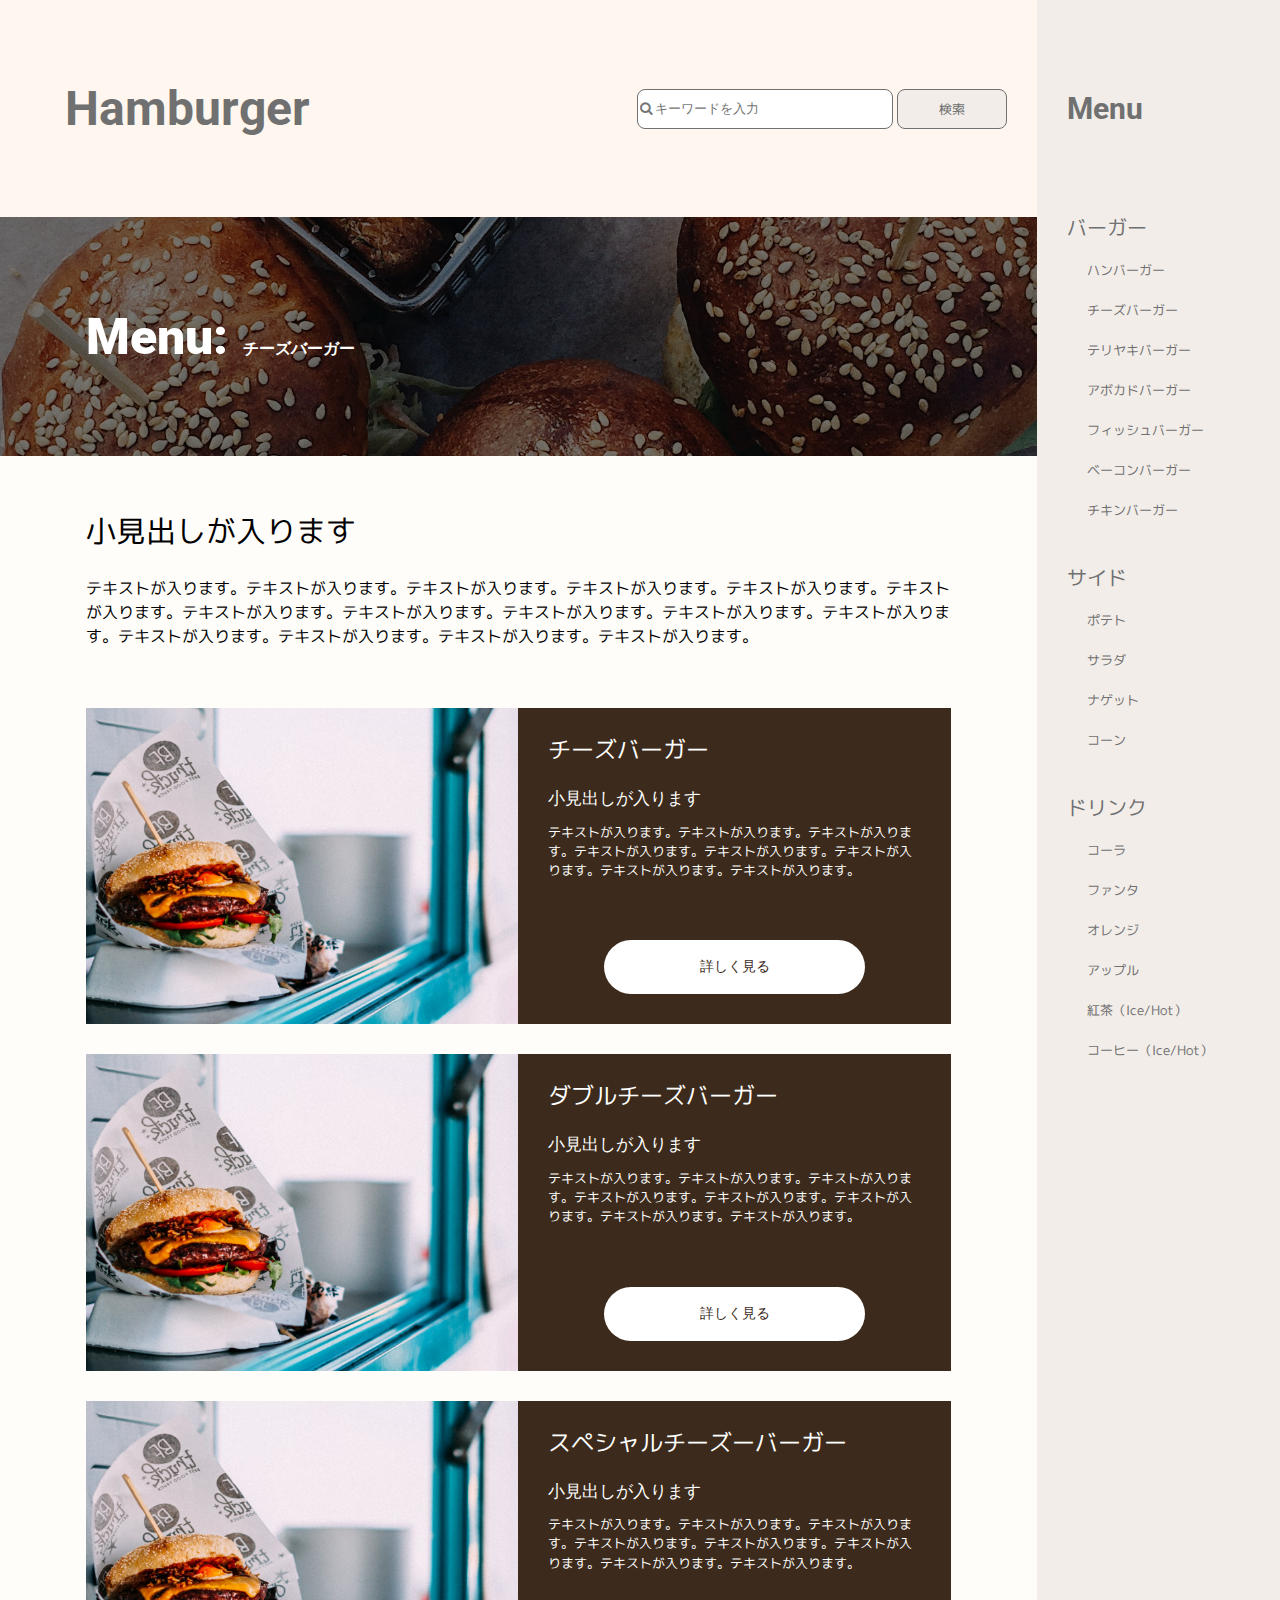
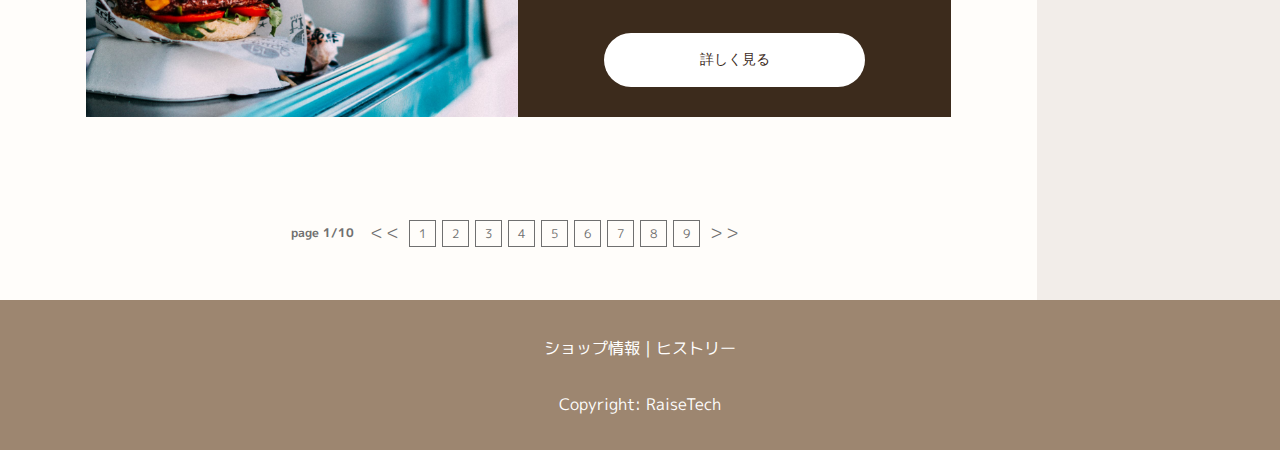
<file: RaiseTechハンバーガーサイト課題/archive.html>
<!DOCTYPE html>
<html lang="ja">
<head>
    <meta charset="UTF-8">
    <meta name="viewport" content="width=device-width, initial-scale=1.0">

    <!-- <link rel="stylesheet" href="https://use.fontawesome.com/releases/v5.15.1/css/all.css" integrity="sha384-vp86vTRFVJgpjF9jiIGPEEqYqlDwgyBgEF109VFjmqGmIY/Y4HV4d3Gp2irVfcrp" crossorigin="anonymous"> -->
    <link href="https://cdnjs.cloudflare.com/ajax/libs/font-awesome/4.7.0/css/font-awesome.min.css" rel="stylesheet"/>

    <link href="https://fonts.googleapis.com/css2?family=Roboto:ital,wght@0,100;0,300;0,400;0,500;0,700;0,900;1,100;1,300;1,400;1,500;1,700;1,900&display=swap" rel="stylesheet">
    <link href="https://fonts.googleapis.com/css2?family=M+PLUS+1p:wght@100;300;400;500;700;800;900&display=swap" rel="stylesheet">
    
    <link rel="stylesheet" href="css/style.css">
    <title>Hamburger</title>
</head>


<body>
    <main class="l-main">
        <div class="l-container">
            <header class="l-header">
                <div class="p-header">
                    <a href="#" class="p-header__menu">Menu</a>
                    <div class="p-header__left">
                        <a href="front.html">
                            <div class="p-header__left__ttl" >Hamburger</div>
                        </a>
                    </div>
                    <div class="p-header__right">
                        <form class="p-searchForm">
                            <input type="text" class="p-searchForm__keyword" placeholder="&#xF002; キーワードを入力" style="font-family:Arial, FontAwesome">
                            <input class="p-searchForm__submit" type="submit" value="検索">
                        </form>
                    </div>
                </div>
            </header>

            <section class="p-subVisual">
                <img src="images/head.png" alt="">
                <h2 class="p-subVisual__ttl"><strong>Menu:</strong>チーズバーガー</h2>
            </section>
            
            <div class="l-subContainer">
                <div class="p-arcContents">
                    <h3>小見出しが入ります</h3>
                    <p>
                        テキストが入ります。テキストが入ります。テキストが入ります。テキストが入ります。テキストが入ります。テキストが入ります。テキストが入ります。テキストが入ります。テキストが入ります。テキストが入ります。テキストが入ります。テキストが入ります。テキストが入ります。テキストが入ります。テキストが入ります。
                    </p>
                    <div class="p-arcContents__inner">
                        <div class="p-arcContents__inner__box">
                            <img src="images/e-1.png" alt="">
                            <div class="p-arcContents__inner__box__right">
                                <div class="p-arcContents__inner__box__right__txt">
                                    <h3>チーズバーガー</h3>
                                    <h4>小見出しが入ります</h4>
                                    <p>
                                        テキストが入ります。テキストが入ります。テキストが入ります。テキストが入ります。テキストが入ります。テキストが入ります。テキストが入ります。テキストが入ります。
                                    </p>
                                </div>
                                <a href="" class="p-arcContents__inner__box__right__btn c-btn">詳しく見る</a>
                            </div>
                        </div>
                        <div class="p-arcContents__inner__box">
                            <img src="images/e-1.png" alt="">
                            <div class="p-arcContents__inner__box__right">
                                <div class="p-arcContents__inner__box__right__txt">
                                    <h3>ダブルチーズバーガー</h3>
                                    <h4>小見出しが入ります</h4>
                                    <p>
                                        テキストが入ります。テキストが入ります。テキストが入ります。テキストが入ります。テキストが入ります。テキストが入ります。テキストが入ります。テキストが入ります。
                                    </p>
                                </div>
                                <a href="" class="p-arcContents__inner__box__right__btn c-btn">詳しく見る</a>
                            </div>
                        </div>
                        <div class="p-arcContents__inner__box">
                            <img src="images/e-1.png" alt="">
                            <div class="p-arcContents__inner__box__right">
                                <div class="p-arcContents__inner__box__right__txt">
                                    <h3>スペシャルチーズーバーガー</h3>
                                    <h4>小見出しが入ります</h4>
                                    <p>
                                        テキストが入ります。テキストが入ります。テキストが入ります。テキストが入ります。テキストが入ります。テキストが入ります。テキストが入ります。テキストが入ります。
                                    </p>
                                </div>
                                <a href="" class="p-arcContents__inner__box__right__btn c-btn">詳しく見る</a>
                            </div>
                        </div>
                    </div>
                </div>

                <div class="p-page">
                    <p>page 1/10</p>
                    <a href="" class="p-page__next">＜＜<span>前へ</span></a>
                    <ul>
                        <li><a href="">1</a></li>
                        <li><a href="">2</a></li>
                        <li><a href="">3</a></li>
                        <li><a href="">4</a></li>
                        <li><a href="">5</a></li>
                        <li><a href="">6</a></li>
                        <li><a href="">7</a></li>
                        <li><a href="">8</a></li>
                        <li><a href="">9</a></li>
                    </ul>
                    <a href="" class="p-page__next"><span>次へ</span>＞＞</a>
                </div>
            </div>
        </div>
       
        
        <div class="l-sidebar">
            <div class="p-sidebar">
                <a href="#" class="p-sidebar__btn">×</a>
                <div class="p-sidebar__ttl">
                    Menu
                </div>
                <nav>
                    <ul>
                        <li class="p-sidebar__item">
                            バーガー
                            <ul class="p-sidebar__item__menu">
                                <li><a href="">ハンバーガー</a></li>
                                <li><a href="">チーズバーガー</a></li>
                                <li><a href="">テリヤキバーガー</a></li>
                                <li><a href="">アボカドバーガー</a></li>
                                <li><a href="">フィッシュバーガー</a></li>
                                <li><a href="">ベーコンバーガー</a></li>
                                <li><a href="">チキンバーガー</a></li>
                            </ul>
                        </li>

                        <li class="p-sidebar__item">
                            サイド
                            <ul class="p-sidebar__item__menu">
                                <li><a href="">ポテト</a></li>
                                <li><a href="">サラダ</a></li>
                                <li><a href="">ナゲット</a></li>
                                <li><a href="">コーン</a></li>
                            </ul>
                        </li>

                        <li class="p-sidebar__item">
                            ドリンク
                            <ul class="p-sidebar__item__menu">
                                <li><a href="">コーラ</a></li>
                                <li><a href="">ファンタ</a></li>
                                <li><a href="">オレンジ</a></li>
                                <li><a href="">アップル</a></li>
                                <li><a href="">紅茶（Ice/Hot）</a></li>
                                <li><a href="">コーヒー（Ice/Hot）</a></li>
                            </ul>
                        </li>
                    </ul>
                </nav>
            </div>
        </div>
    </main>


    

    <footer class="l-footer">
        <div class="p-footer">
            <p>ショップ情報｜ヒストリー</p>
            <small>Copyright: RaiseTech</small>
        </div>
    </footer>

    <script src="http://ajax.aspnetcdn.com/ajax/jQuery/jquery-3.3.1.min.js"></script>
    <script src="./js/script.js"></script>
</body>
</html>
</file>
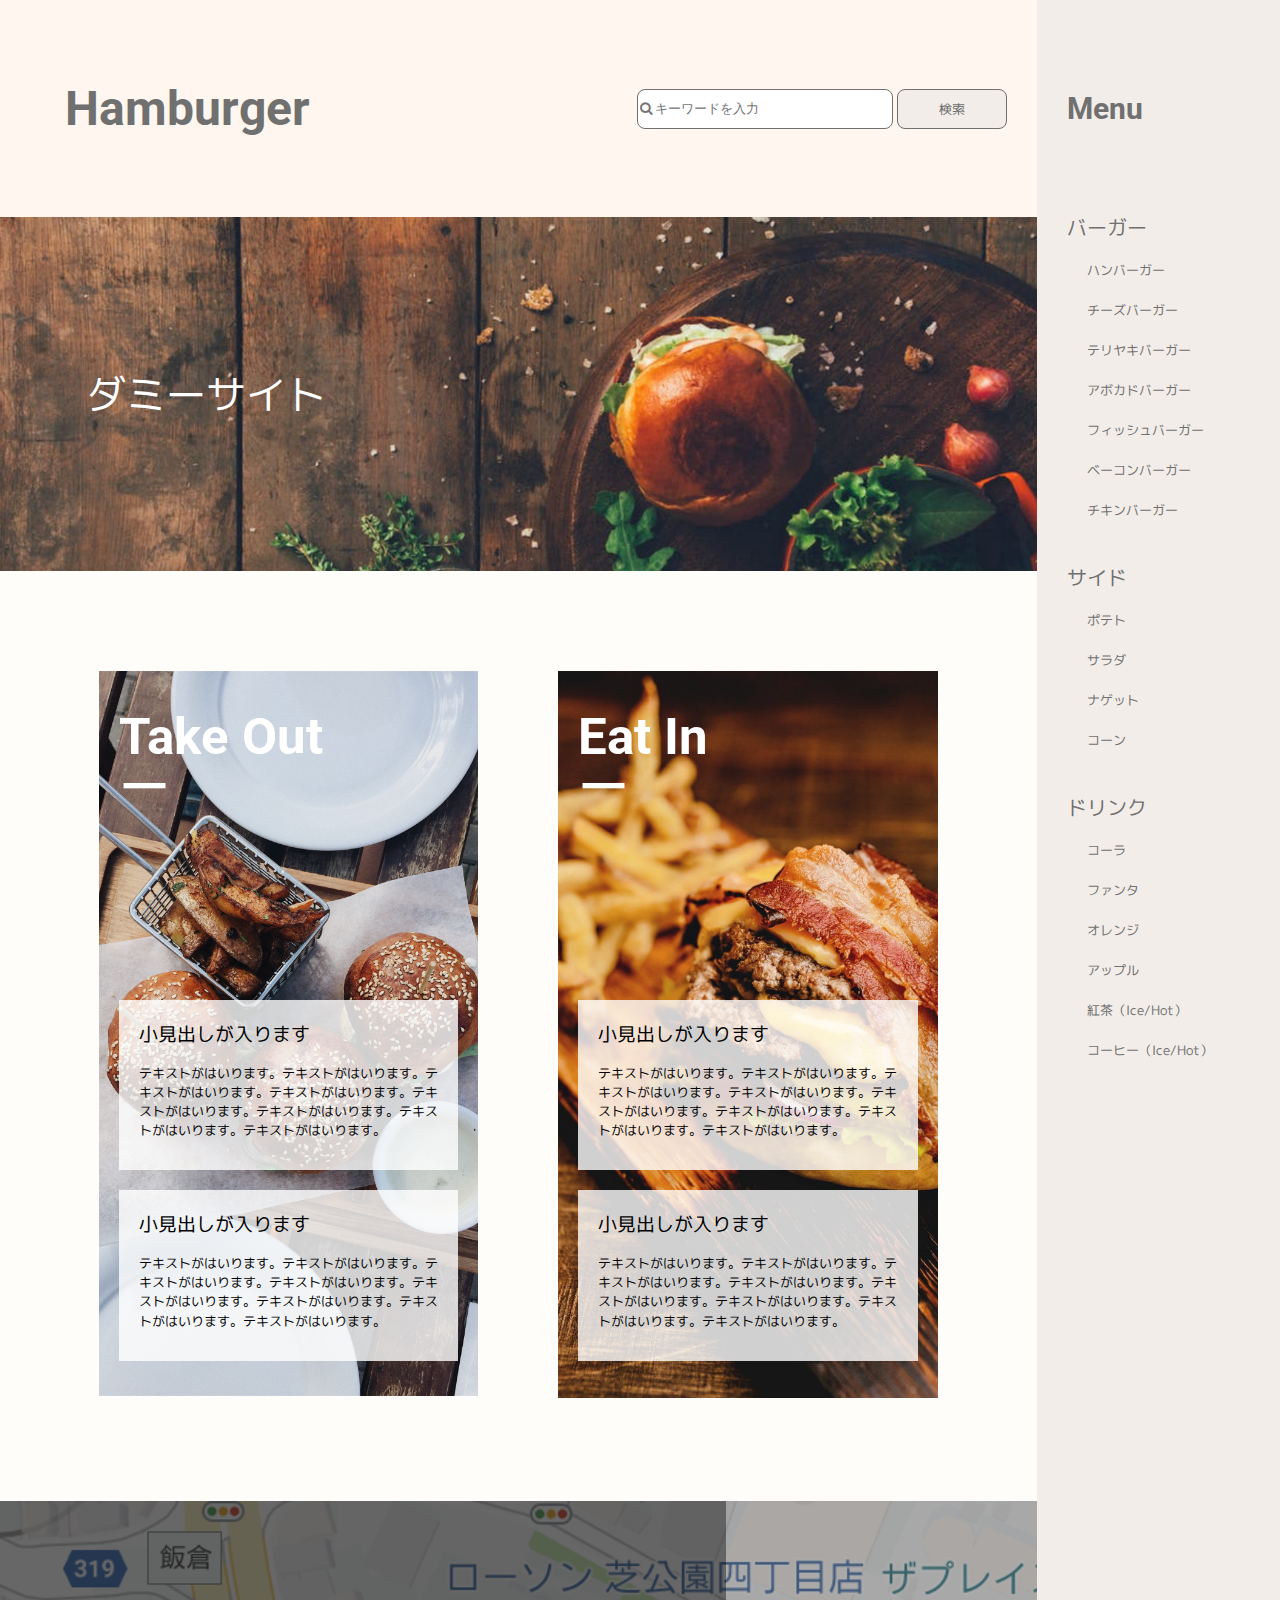
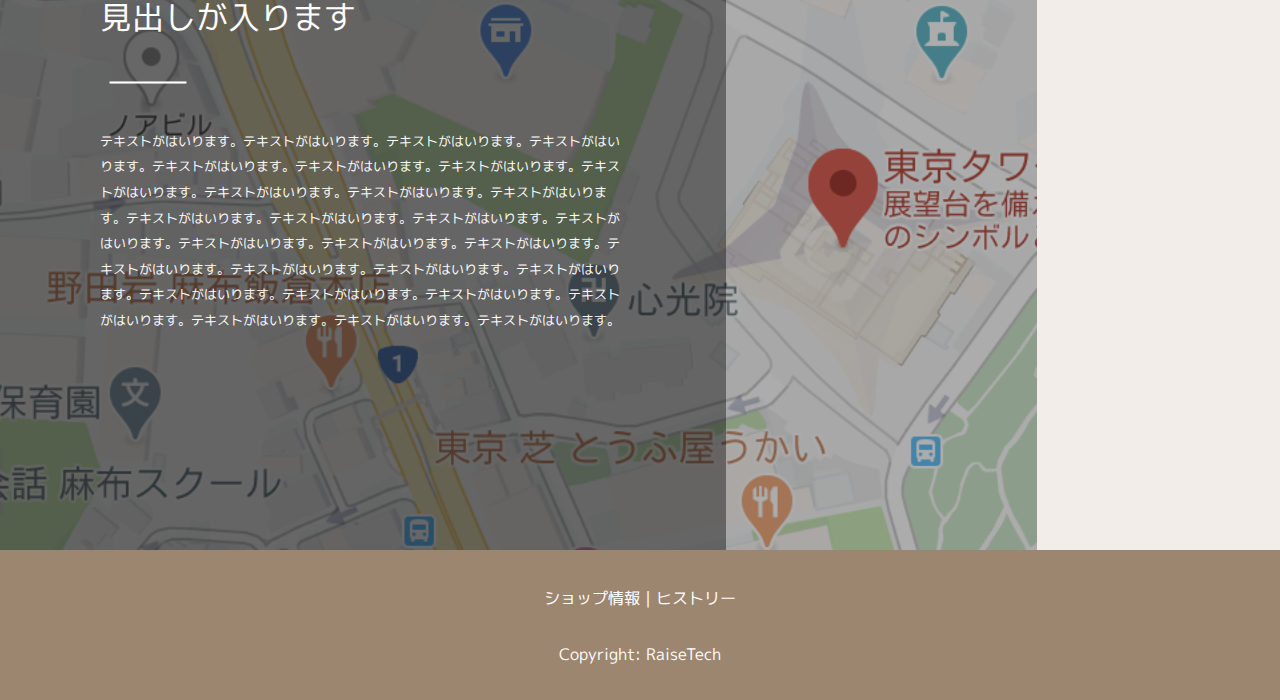
<file: RaiseTechハンバーガーサイト課題/front.html>
<!DOCTYPE html>
<html lang="ja">
<head>
    <meta charset="UTF-8">
    <meta name="viewport" content="width=device-width, initial-scale=1.0">

    <!-- <link rel="stylesheet" href="https://use.fontawesome.com/releases/v5.15.1/css/all.css" integrity="sha384-vp86vTRFVJgpjF9jiIGPEEqYqlDwgyBgEF109VFjmqGmIY/Y4HV4d3Gp2irVfcrp" crossorigin="anonymous"> -->
    <link href="https://cdnjs.cloudflare.com/ajax/libs/font-awesome/4.7.0/css/font-awesome.min.css" rel="stylesheet"/>

    <link href="https://fonts.googleapis.com/css2?family=Roboto:ital,wght@0,100;0,300;0,400;0,500;0,700;0,900;1,100;1,300;1,400;1,500;1,700;1,900&display=swap" rel="stylesheet">
    <link href="https://fonts.googleapis.com/css2?family=M+PLUS+1p:wght@100;300;400;500;700;800;900&display=swap" rel="stylesheet">
    
    <link rel="stylesheet" href="css/style.css">
    <title>Hamburger</title>
</head>


<body>
    <main class="l-main">
        <div class="l-container">
            <header class="l-header">
                <div class="p-header">
                    <a href="#" class="p-header__menu">Menu</a>
                    <div class="p-header__left">
                        <a href="front.html">
                            <div class="p-header__left__ttl" >Hamburger</div>
                        </a>
                    </div>
                    <div class="p-header__right">
                        <form class="p-searchForm">
                            <input type="text" class="p-searchForm__keyword" placeholder="&#xF002; キーワードを入力" style="font-family:Arial, FontAwesome">
                            <input class="p-searchForm__submit" type="submit" value="検索">
                        </form>
                    </div>
                </div>
            </header>

            <section class="p-mainVisual">
                <img src="images/3ba5a44414bb3c0885c27ff614596431.png" alt="">
                <h2 class="p-mainVisual__ttl">ダミーサイト</h2>
            </section>

            <section class="p-mainContents">

                <div class="p-mainContents__box">
                    <img src="images/takeout.png" alt="#">
                    <div class="p-mainContents__box__inner">
                        <div class="p-mainContents__box__inner__top">
                            <h3><a href="page.html">Take Out</a></h3>
                            <span>ー</span>
                        </div>

                        <div class="p-mainContents__box__inner__bottom">
                            <div class="p-mainContents__box__inner__bottom__txt">
                                <h4>小見出しが入ります</h4>
                                <p>
                                    テキストがはいります。テキストがはいります。テキストがはいります。テキストがはいります。テキストがはいります。テキストがはいります。テキストがはいります。テキストがはいります。
                                </p>
                            </div>
                            <div class="p-mainContents__box__inner__bottom__txt">
                                <h4>小見出しが入ります</h4>
                                <p>
                                    テキストがはいります。テキストがはいります。テキストがはいります。テキストがはいります。テキストがはいります。テキストがはいります。テキストがはいります。テキストがはいります。
                                </p>
                            </div>
                        </div>
                    </div>
                </div>

                <div class="p-mainContents__box">
                    <img src="images/eatin.png" alt="#">
                    <div class="p-mainContents__box__inner">
                        <div class="p-mainContents__box__inner__top">
                            <h3><a href="page.html">Eat In</a></h3>
                            <span>ー</span>
                        </div>
                        
                        <div class="p-mainContents__box__inner__bottom">
                            <div class="p-mainContents__box__inner__bottom__txt">
                                <h4>小見出しが入ります</h4>
                                <p>
                                    テキストがはいります。テキストがはいります。テキストがはいります。テキストがはいります。テキストがはいります。テキストがはいります。テキストがはいります。テキストがはいります。
                                </p>
                            </div>
                            <div class="p-mainContents__box__inner__bottom__txt">
                                <h4>小見出しが入ります</h4>
                                <p>
                                    テキストがはいります。テキストがはいります。テキストがはいります。テキストがはいります。テキストがはいります。テキストがはいります。テキストがはいります。テキストがはいります。
                                </p>
                            </div>
                        </div>
                    </div>
                </div>
            </section>

            <section class="p-location">
                <img src="images/location.png" alt="">
                <div class="p-location__inner">
                    <h4>見出しが入ります</h4>
                    <span>ー</span>
                    <p>
                        テキストがはいります。テキストがはいります。テキストがはいります。テキストがはいります。テキストがはいります。テキストがはいります。テキストがはいります。テキストがはいります。テキストがはいります。テキストがはいります。テキストがはいります。テキストがはいります。テキストがはいります。テキストがはいります。テキストがはいります。テキストがはいります。テキストがはいります。テキストがはいります。テキストがはいります。テキストがはいります。テキストがはいります。テキストがはいります。テキストがはいります。テキストがはいります。テキストがはいります。テキストがはいります。テキストがはいります。テキストがはいります。テキストがはいります。
                    </p>
                </div>
            </section>
        </div>
       
        
        <div class="l-sidebar"> <!-- menu-open付ける -->
            <div class="p-sidebar">
                <a href="#" class="p-sidebar__btn">×</a>
                <div class="p-sidebar__ttl">
                    Menu
                </div>
                <nav>
                    <ul>
                        <li class="p-sidebar__item">
                            <a href="">バーガー</a>
                            <ul class="p-sidebar__item__menu">
                                <li><a href="archive.html">ハンバーガー</a></li>
                                <li><a href="archive.html">チーズバーガー</a></li>
                                <li><a href="archive.html">テリヤキバーガー</a></li>
                                <li><a href="archive.html">アボカドバーガー</a></li>
                                <li><a href="archive.html">フィッシュバーガー</a></li>
                                <li><a href="archive.html">ベーコンバーガー</a></li>
                                <li><a href="archive.html">チキンバーガー</a></li>
                            </ul>
                        </li>

                        <li class="p-sidebar__item">
                            <a href="">サイド</a>               
                            <ul class="p-sidebar__item__menu">
                                <li><a href="archive.html">ポテト</a></li>
                                <li><a href="archive.html">サラダ</a></li>
                                <li><a href="archive.html">ナゲット</a></li>
                                <li><a href="archive.html">コーン</a></li>
                            </ul>
                        </li>

                        <li class="p-sidebar__item">
                            <a href="">ドリンク</a>
                            <ul class="p-sidebar__item__menu">
                                <li><a href="archive.html">コーラ</a></li>
                                <li><a href="archive.html">ファンタ</a></li>
                                <li><a href="archive.html">オレンジ</a></li>
                                <li><a href="archive.html">アップル</a></li>
                                <li><a href="archive.html">紅茶（Ice/Hot）</a></li>
                                <li><a href="archive.html">コーヒー（Ice/Hot）</a></li>
                            </ul>
                        </li>
                    </ul>
                </nav>
            </div>
        </div>
    </main>


    

    <footer class="l-footer">
        <div class="p-footer">
            <p><a href="">ショップ情報</a>｜<a href="">ヒストリー</a></p>
            <small>Copyright: RaiseTech</small>
        </div>
    </footer>

    <script src="http://ajax.aspnetcdn.com/ajax/jQuery/jquery-3.3.1.min.js"></script>
    <script src="./js/script.js"></script>
</body>
</html>
</file>
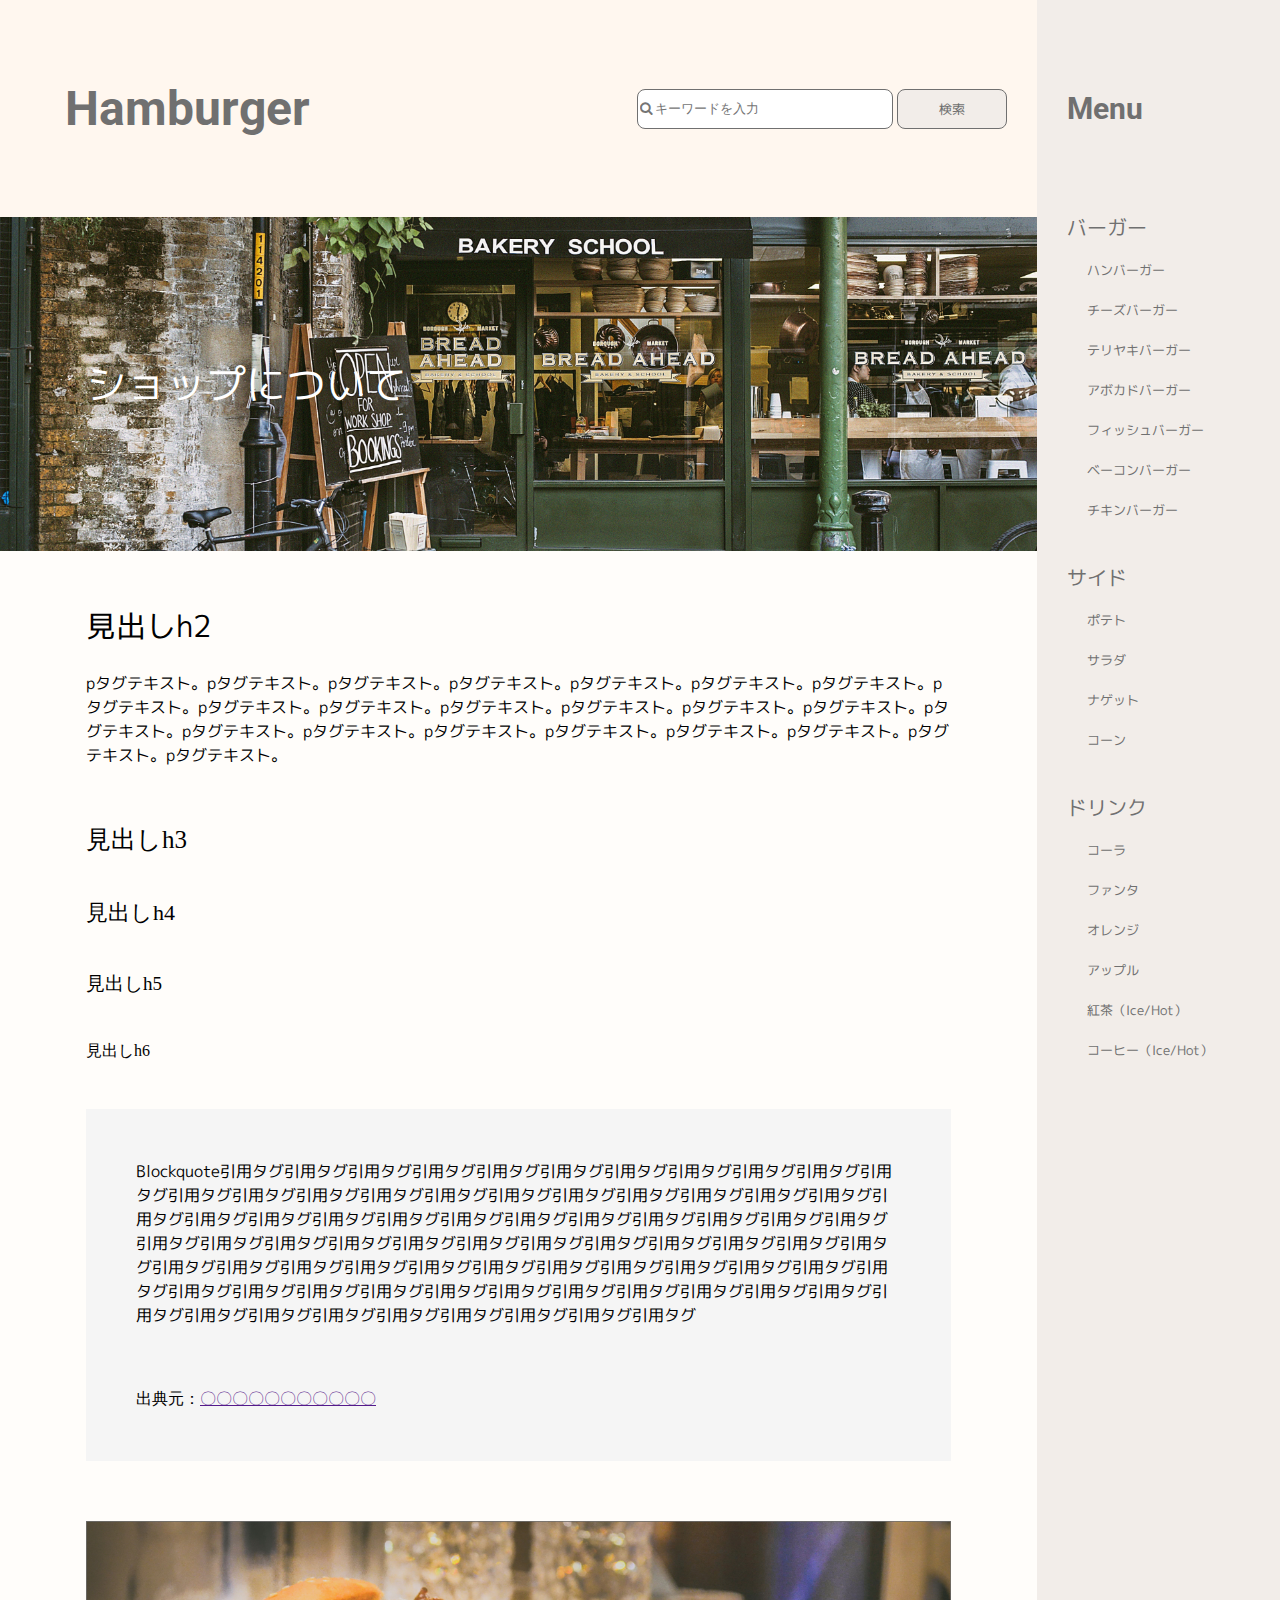
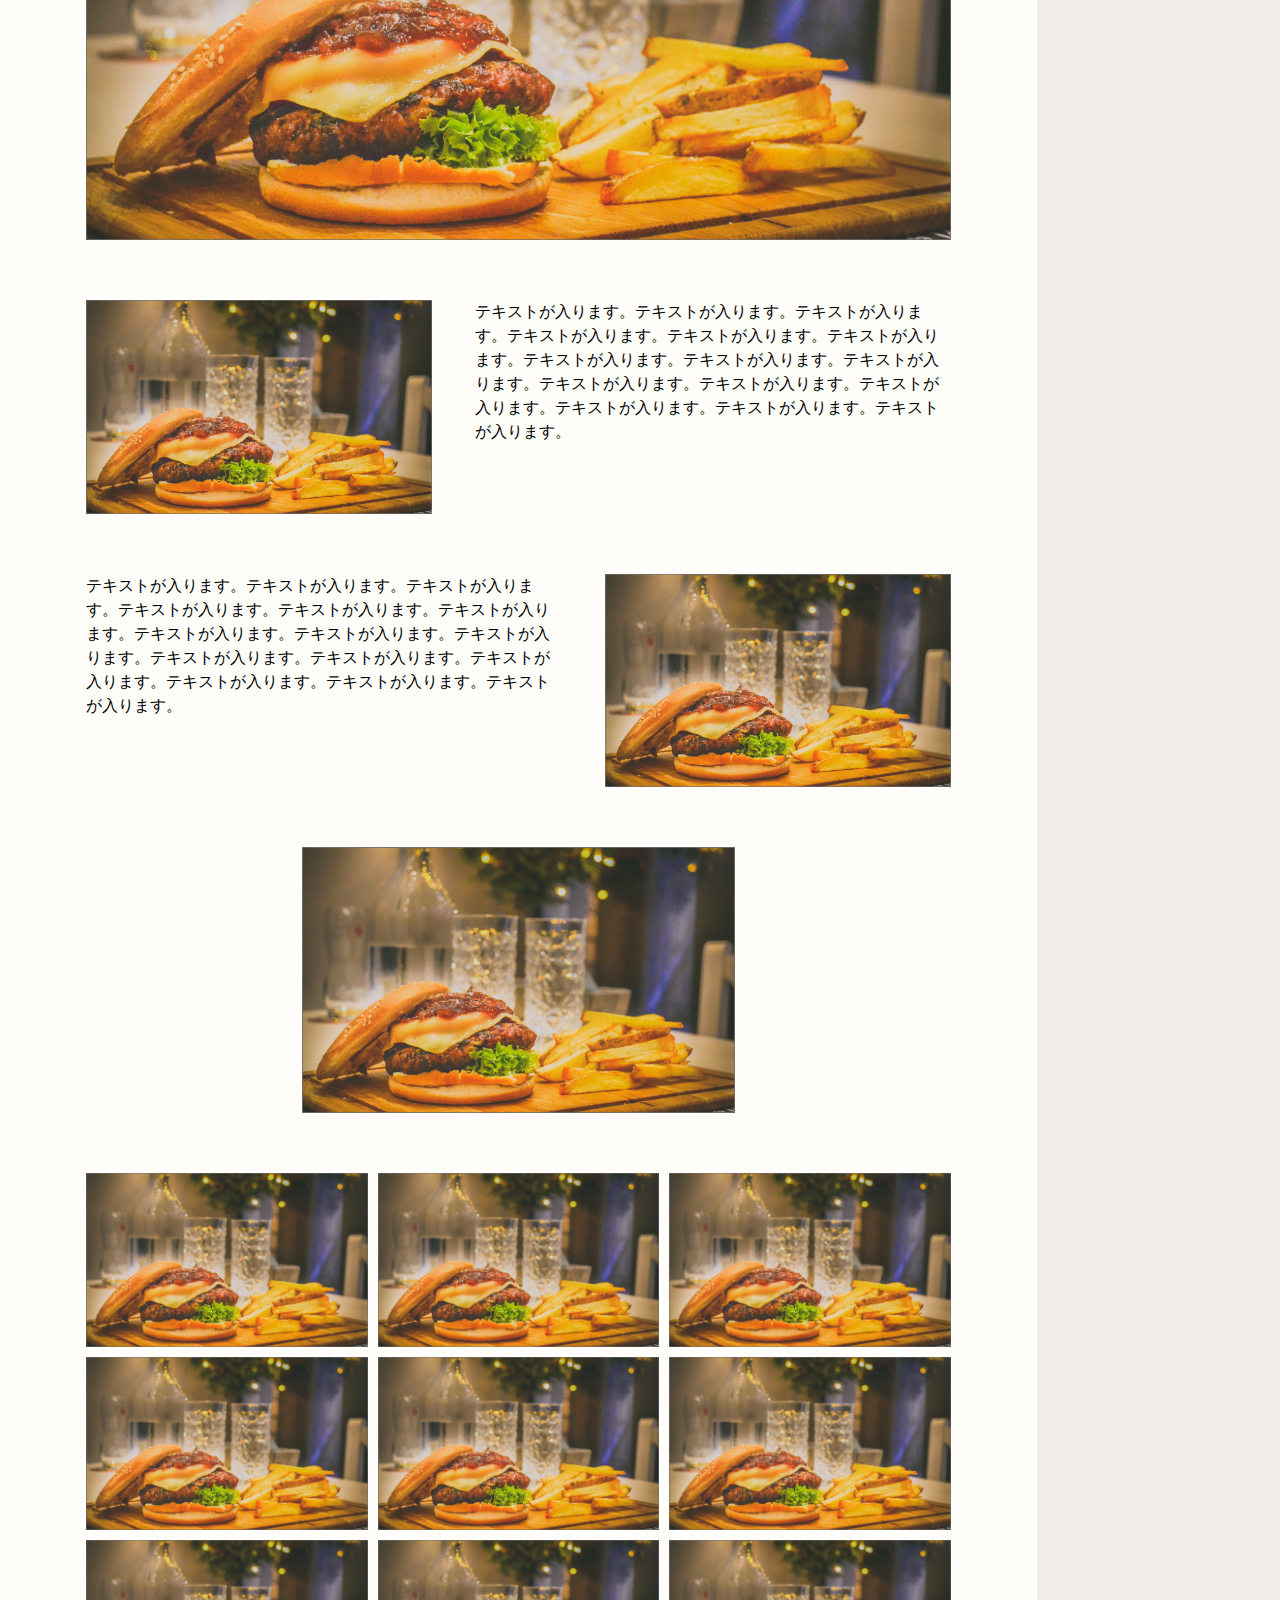
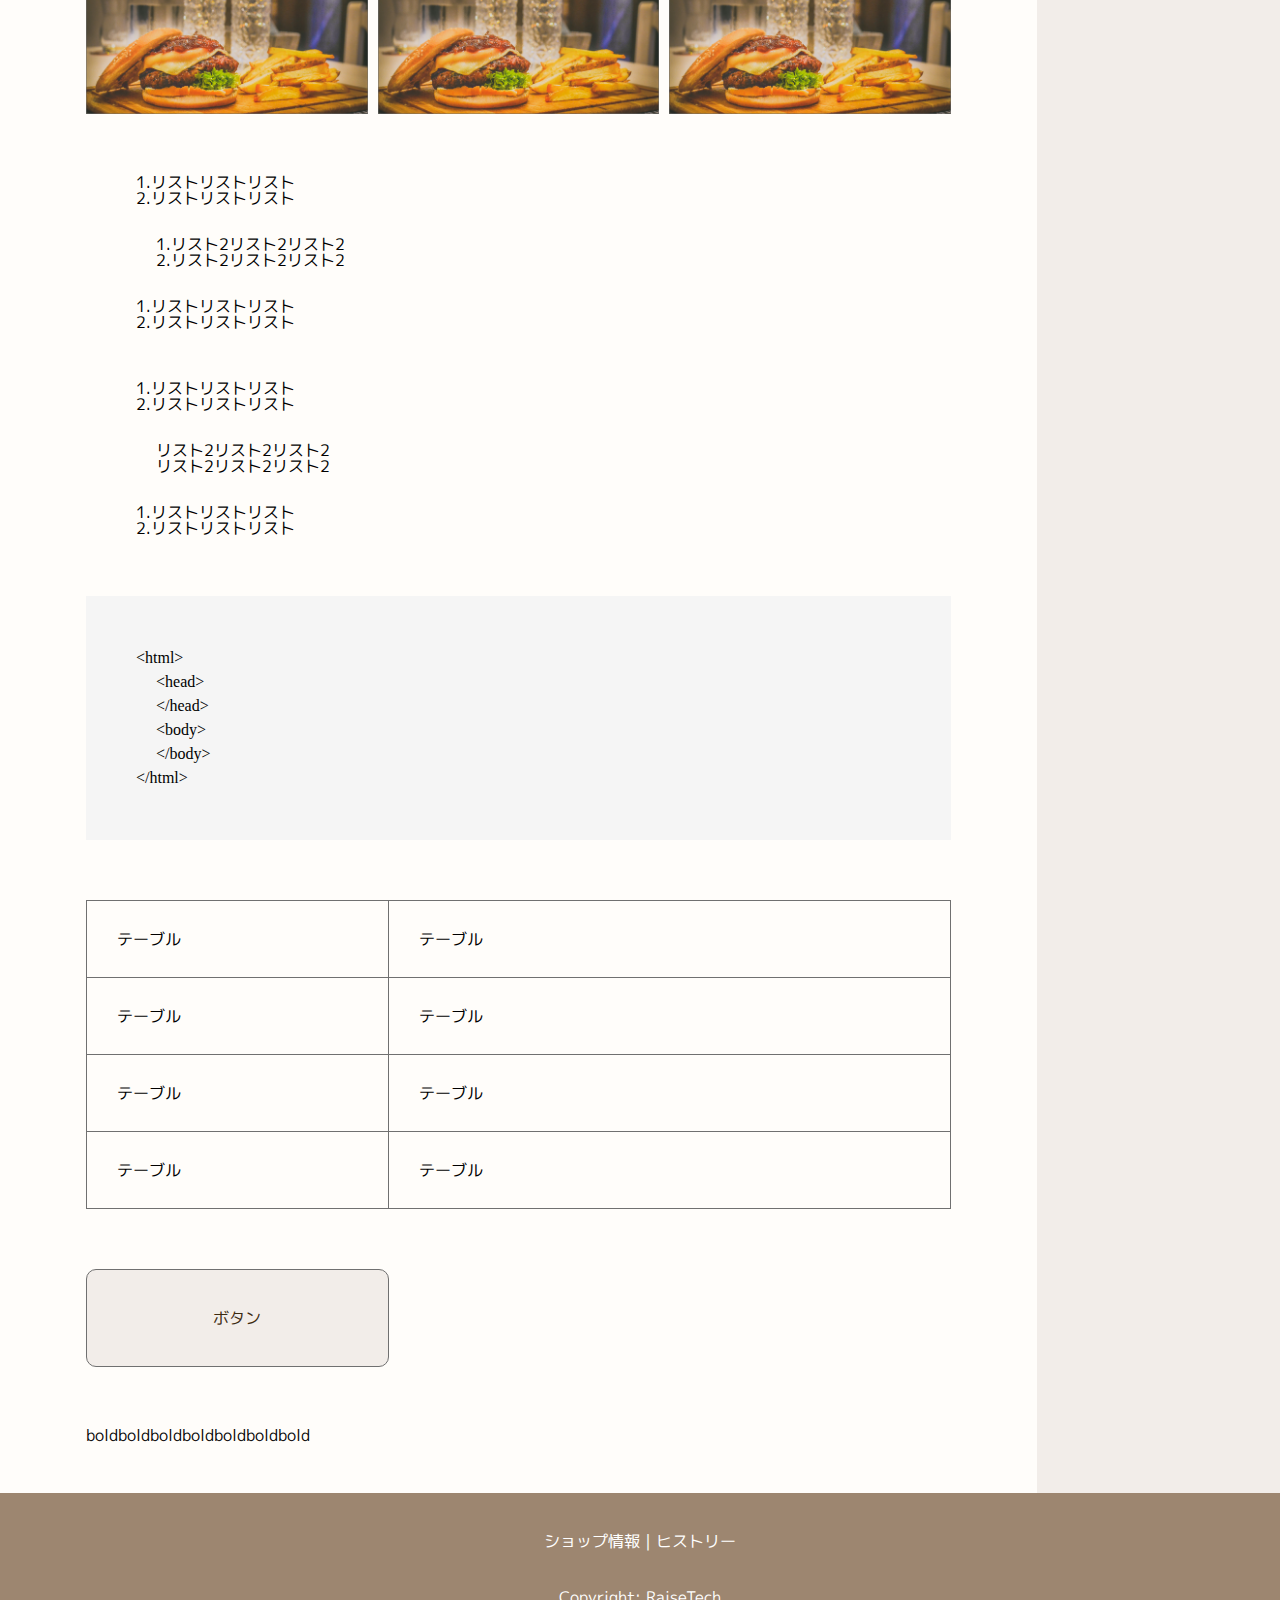
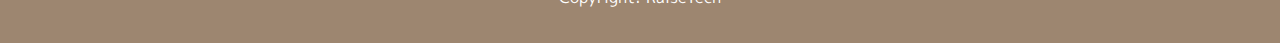
<file: RaiseTechハンバーガーサイト課題/page.html>
<!DOCTYPE html>
<html lang="ja">
<head>
    <meta charset="UTF-8">
    <meta name="viewport" content="width=device-width, initial-scale=1.0">

    <!-- <link rel="stylesheet" href="https://use.fontawesome.com/releases/v5.15.1/css/all.css" integrity="sha384-vp86vTRFVJgpjF9jiIGPEEqYqlDwgyBgEF109VFjmqGmIY/Y4HV4d3Gp2irVfcrp" crossorigin="anonymous"> -->
    <link href="https://cdnjs.cloudflare.com/ajax/libs/font-awesome/4.7.0/css/font-awesome.min.css" rel="stylesheet"/>

    <link href="https://fonts.googleapis.com/css2?family=Roboto:ital,wght@0,100;0,300;0,400;0,500;0,700;0,900;1,100;1,300;1,400;1,500;1,700;1,900&display=swap" rel="stylesheet">
    <link href="https://fonts.googleapis.com/css2?family=M+PLUS+1p:wght@100;300;400;500;700;800;900&display=swap" rel="stylesheet">
    
    <link rel="stylesheet" href="css/style.css">
    <title>Hamburger</title>
</head>


<body>
    <main class="l-main">
        <div class="l-container">
            <header class="l-header">
                <div class="p-header">
                    <a href="#" class="p-header__menu">Menu</a>
                    <div class="p-header__left">
                        <a href="front.html">
                            <div class="p-header__left__ttl" >Hamburger</div>
                        </a>
                    </div>
                    <div class="p-header__right">
                        <form class="p-searchForm">
                            <input type="text" class="p-searchForm__keyword" placeholder="&#xF002; キーワードを入力" style="font-family:Arial, FontAwesome">
                            <input class="p-searchForm__submit" type="submit" value="検索">
                        </form>
                    </div>
                </div>
            </header>

            <section class="p-mainVisual">
                <img src="images/shop.png" alt="">
                <h1 class="p-mainVisual__ttl">ショップについて</h1>
            </section>

            <div class="l-subContainer">
                <div class="p-search">
                    <h2>見出しh2</h3>
                    <p>
                        pタグテキスト。pタグテキスト。pタグテキスト。pタグテキスト。pタグテキスト。pタグテキスト。pタグテキスト。pタグテキスト。pタグテキスト。pタグテキスト。pタグテキスト。pタグテキスト。pタグテキスト。pタグテキスト。pタグテキスト。pタグテキスト。pタグテキスト。pタグテキスト。pタグテキスト。pタグテキスト。pタグテキスト。pタグテキスト。pタグテキスト。
                    </p>
                    <h3 class="p-search__ttl">見出しh3</h3>
                    <h4 class="p-search__ttl">見出しh4</h4>
                    <h5 class="p-search__ttl">見出しh5</h5>
                    <h6 class="p-search__ttl">見出しh6</h6>

                    <div class="p-search__box">
                        <p>
                            Blockquote引用タグ引用タグ引用タグ引用タグ引用タグ引用タグ引用タグ引用タグ引用タグ引用タグ引用タグ引用タグ引用タグ引用タグ引用タグ引用タグ引用タグ引用タグ引用タグ引用タグ引用タグ引用タグ引用タグ引用タグ引用タグ引用タグ引用タグ引用タグ引用タグ引用タグ引用タグ引用タグ引用タグ引用タグ引用タグ引用タグ引用タグ引用タグ引用タグ引用タグ引用タグ引用タグ引用タグ引用タグ引用タグ引用タグ引用タグ引用タグ引用タグ引用タグ引用タグ引用タグ引用タグ引用タグ引用タグ引用タグ引用タグ引用タグ引用タグ引用タグ引用タグ引用タグ引用タグ引用タグ引用タグ引用タグ引用タグ引用タグ引用タグ引用タグ引用タグ引用タグ引用タグ引用タグ引用タグ引用タグ引用タグ引用タグ
                        </p>
                        <span>出典元：<a href="">〇〇〇〇〇〇〇〇〇〇〇</a></span>
                    </div>
                </div>
                <img src="images/cooked-foods-750073.png" alt="" class="p-search__main">
                <div class="p-search__flexbox">
                    <div class="p-search__flexbox__flex">
                        <img src="images/cooked-foods-1.png" alt="">
                        <p>
                            テキストが入ります。テキストが入ります。テキストが入ります。テキストが入ります。テキストが入ります。テキストが入ります。テキストが入ります。テキストが入ります。テキストが入ります。テキストが入ります。テキストが入ります。テキストが入ります。テキストが入ります。テキストが入ります。テキストが入ります。
                        </p>
                    </div>
                    <div class="p-search__flexbox__flex">
                        <img src="images/cooked-foods-1.png" alt="">
                        <p>
                            テキストが入ります。テキストが入ります。テキストが入ります。テキストが入ります。テキストが入ります。テキストが入ります。テキストが入ります。テキストが入ります。テキストが入ります。テキストが入ります。テキストが入ります。テキストが入ります。テキストが入ります。テキストが入ります。テキストが入ります。
                        </p>
                    </div>
                </div>

                <div class="p-search__subimg">
                    <img src="images/cooked-foods-1.png" alt="">
                </div>

                <div class="p-search__grid">
                    <img src="images/cooked-foods-1.png" alt="">
                    <img src="images/cooked-foods-1.png" alt="">
                    <img src="images/cooked-foods-1.png" alt="">
                    <img src="images/cooked-foods-1.png" alt="">
                    <img src="images/cooked-foods-1.png" alt="">
                    <img src="images/cooked-foods-1.png" alt="">
                    <img src="images/cooked-foods-1.png" alt="">
                    <img src="images/cooked-foods-1.png" alt="">
                    <img src="images/cooked-foods-1.png" alt="">
                </div>

                <div class="p-search__listbox">
                    <div class="p-search__listbox__inner"> 
                        <ul>
                            <li>1.リストリストリスト</li>
                            <li>2.リストリストリスト</li>
                        </ul>
                        <ul class="p-search__listbox__inner__ul">
                            <li>1.リスト2リスト2リスト2</li>
                            <li>2.リスト2リスト2リスト2</li>
                        </ul>
                        <ul>
                            <li>1.リストリストリスト</li>
                            <li>2.リストリストリスト</li>
                        </ul>
                    </div>
                    <div class="p-search__listbox__inner"> 
                        <ul>
                            <li>1.リストリストリスト</li>
                            <li>2.リストリストリスト</li>
                        </ul>
                        <ul class="p-search__listbox__inner__ul">
                            <li>リスト2リスト2リスト2</li>
                            <li>リスト2リスト2リスト2</li>
                        </ul>
                        <ul>
                            <li>1.リストリストリスト</li>
                            <li>2.リストリストリスト</li>
                        </ul>
                    </div>
                </div>

                <div class="p-search__box">
                    &lt;html&gt;<br>
                    <div class="p-search__box__tag">
                        &lt;head&gt;<br>
                        &lt;/head&gt;<br>
                        &lt;body&gt;<br>
                        &lt;/body&gt;<br>
                    </div>
                    &lt;/html&gt;<br>
                </div>

                <div class="p-search__table">
                    <table>
                        <tr>
                            <td class="c-td1">テーブル</td>
                            <td class="c-td2">テーブル</td>
                        </tr>
                        <tr>
                            <td class="c-td1">テーブル</td>
                            <td class="c-td2">テーブル</td>
                        </tr>
                        <tr>
                            <td class="c-td1">テーブル</td>
                            <td class="c-td2">テーブル</td>
                        </tr>
                        <tr>
                            <td class="c-td1">テーブル</td>
                            <td class="c-td2">テーブル</td>
                        </tr>
                    </table>
                </div>

                <div class="p-search__btn">
                    <a href="" class="c-btn1">ボタン</a>
                </div>

                <div class="p-search__bold">
                    <p>boldboldboldboldboldboldbold</p>
                </div>
            </div>
        </div>
       
<!-- -------------------------------------------------------------------------- -->

        <div class="l-sidebar">
            <div class="p-sidebar">
                <a href="" class="p-sidebar__btn">×</a>
                <div class="p-sidebar__ttl">
                    Menu
                </div>
                <nav>
                    <ul>
                        <li class="p-sidebar__item">
                            バーガー
                            <ul class="p-sidebar__item__menu">
                                <li><a href="">ハンバーガー</a></li>
                                <li><a href="archive.html">チーズバーガー</a></li>
                                <li><a href="">テリヤキバーガー</a></li>
                                <li><a href="">アボカドバーガー</a></li>
                                <li><a href="">フィッシュバーガー</a></li>
                                <li><a href="">ベーコンバーガー</a></li>
                                <li><a href="">チキンバーガー</a></li>
                            </ul>
                        </li>

                        <li class="p-sidebar__item">
                            サイド
                            <ul class="p-sidebar__item__menu">
                                <li><a href="">ポテト</a></li>
                                <li><a href="">サラダ</a></li>
                                <li><a href="">ナゲット</a></li>
                                <li><a href="">コーン</a></li>
                            </ul>
                        </li>

                        <li class="p-sidebar__item">
                            ドリンク
                            <ul class="p-sidebar__item__menu">
                                <li><a href="">コーラ</a></li>
                                <li><a href="">ファンタ</a></li>
                                <li><a href="">オレンジ</a></li>
                                <li><a href="">アップル</a></li>
                                <li><a href="">紅茶（Ice/Hot）</a></li>
                                <li><a href="">コーヒー（Ice/Hot）</a></li>
                            </ul>
                        </li>
                    </ul>
                </nav>
            </div>
        </div>
    </main>


    

    <footer class="l-footer">
        <div class="p-footer">
            <p>ショップ情報｜ヒストリー</p>
            <small>Copyright: RaiseTech</small>
        </div>
    </footer>
</body>
</html>
</file>
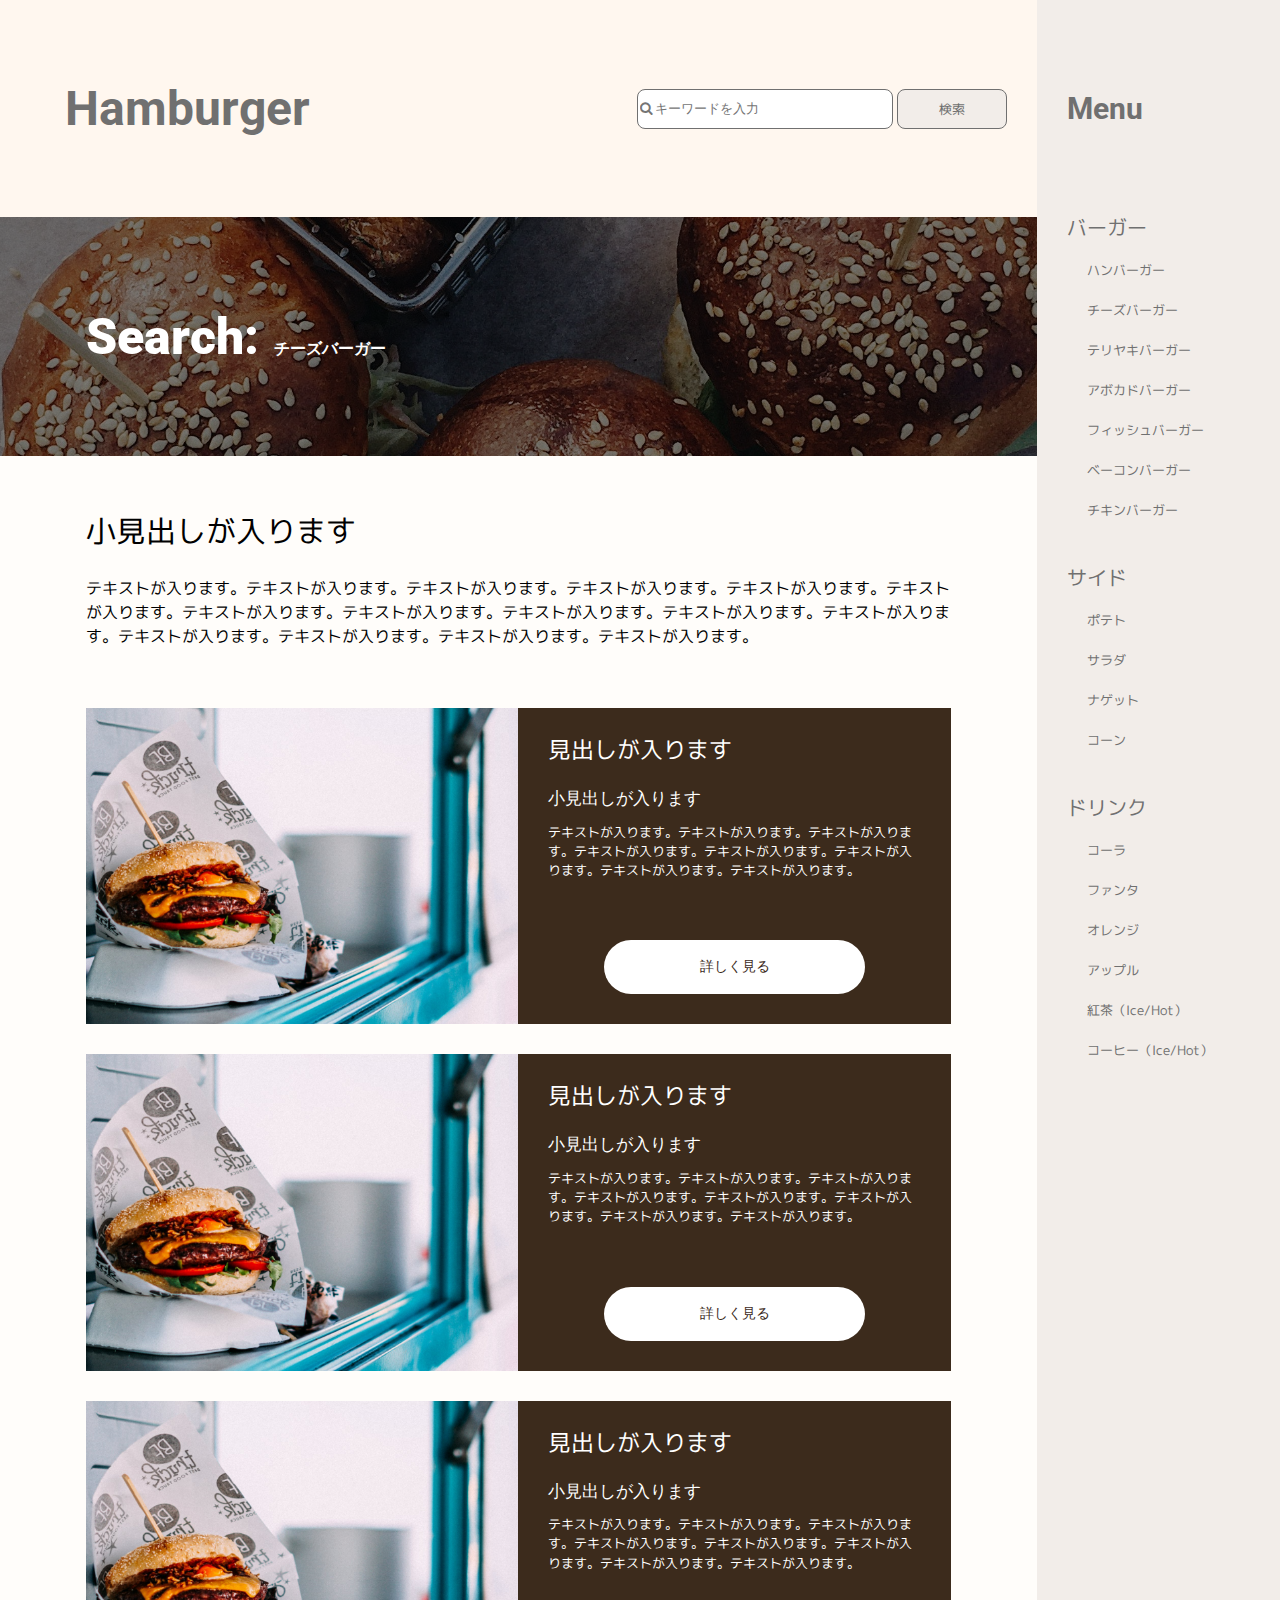
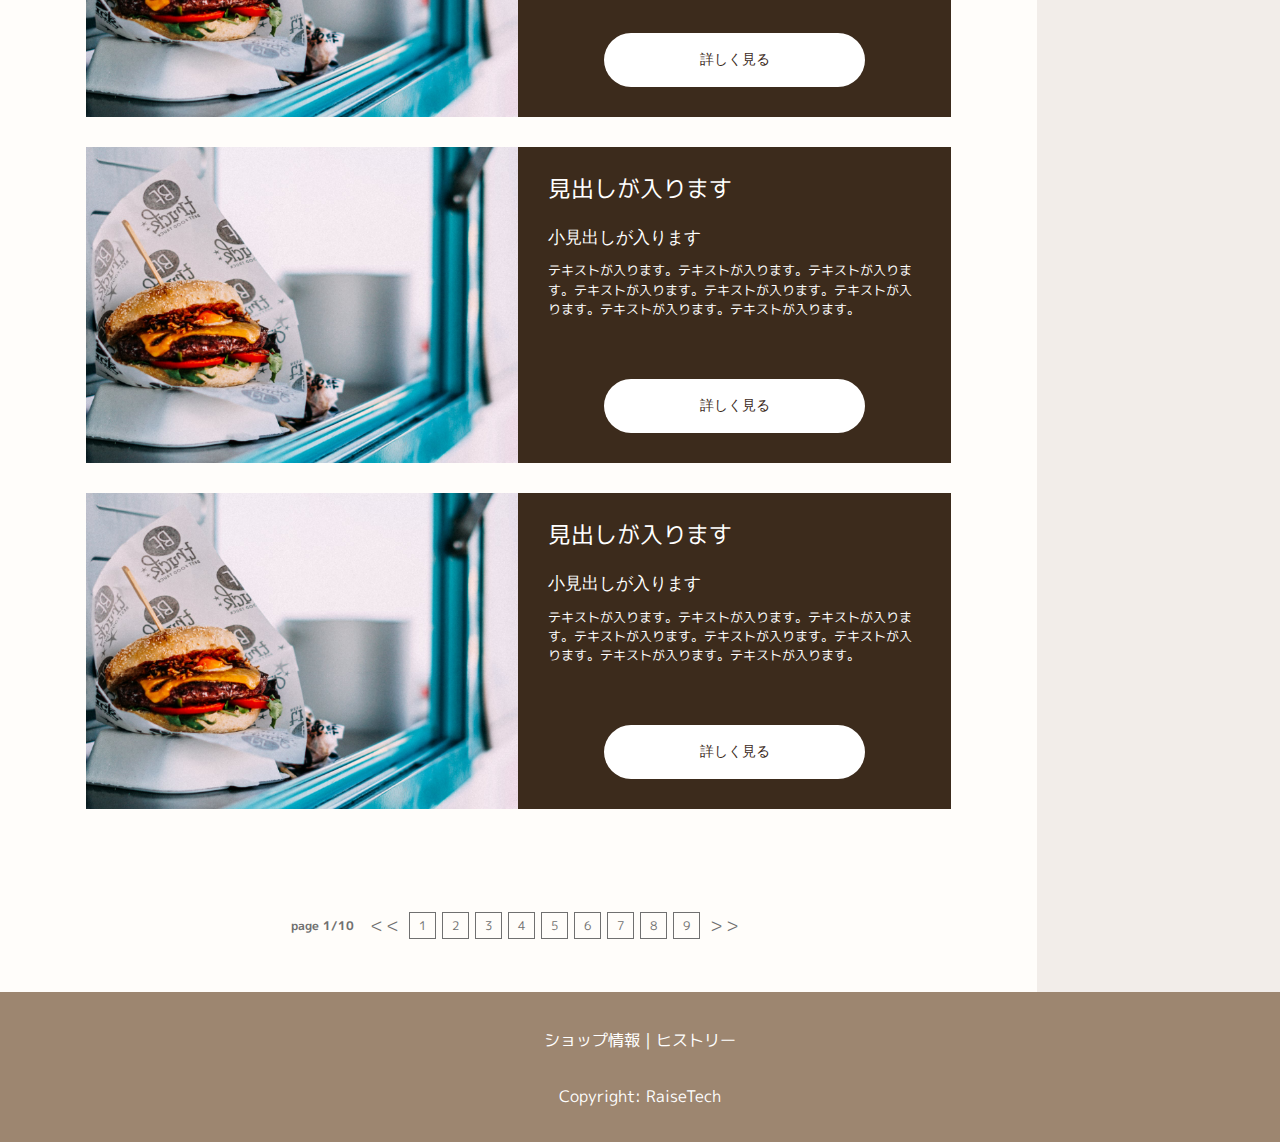
<file: RaiseTechハンバーガーサイト課題/search.html>
<!DOCTYPE html>
<html lang="ja">
<head>
    <meta charset="UTF-8">
    <meta name="viewport" content="width=device-width, initial-scale=1.0">

    <!-- <link rel="stylesheet" href="https://use.fontawesome.com/releases/v5.15.1/css/all.css" integrity="sha384-vp86vTRFVJgpjF9jiIGPEEqYqlDwgyBgEF109VFjmqGmIY/Y4HV4d3Gp2irVfcrp" crossorigin="anonymous"> -->
    <link href="https://cdnjs.cloudflare.com/ajax/libs/font-awesome/4.7.0/css/font-awesome.min.css" rel="stylesheet"/>

    <link href="https://fonts.googleapis.com/css2?family=Roboto:ital,wght@0,100;0,300;0,400;0,500;0,700;0,900;1,100;1,300;1,400;1,500;1,700;1,900&display=swap" rel="stylesheet">
    <link href="https://fonts.googleapis.com/css2?family=M+PLUS+1p:wght@100;300;400;500;700;800;900&display=swap" rel="stylesheet">
    
    <link rel="stylesheet" href="css/style.css">
    <title>Hamburger</title>
</head>


<body>
    <main class="l-main">
        <div class="l-container">
            <header class="l-header">
                <div class="p-header">
                    <a href="#" class="p-header__menu">Menu</a>
                    <div class="p-header__left">
                        <a href="front.html">
                            <h1 class="p-header__left__ttl" >Hamburger</h1>
                        </a>
                    </div>
                    <div class="p-header__right">
                        <form class="p-searchForm">
                            <input type="text" class="p-searchForm__keyword" placeholder="&#xF002; キーワードを入力" style="font-family:Arial, FontAwesome">
                            <input class="p-searchForm__submit" type="submit" value="検索">
                        </form>
                    </div>
                </div>
            </header>

            <section class="p-subVisual">
                <img src="images/head.png" alt="">
                <h2 class="p-subVisual__ttl"><strong>Search:</strong>チーズバーガー</h2>
            </section>
            
            <div class="l-subContainer">
                <div class="p-arcContents">
                    <h3>小見出しが入ります</h3>
                    <p>
                        テキストが入ります。テキストが入ります。テキストが入ります。テキストが入ります。テキストが入ります。テキストが入ります。テキストが入ります。テキストが入ります。テキストが入ります。テキストが入ります。テキストが入ります。テキストが入ります。テキストが入ります。テキストが入ります。テキストが入ります。
                    </p>
                    <div class="p-arcContents__inner">
                        <div class="p-arcContents__inner__box">
                            <img src="images/e-1.png" alt="">
                            <div class="p-arcContents__inner__box__right">
                                <div class="p-arcContents__inner__box__right__txt">
                                    <h3>見出しが入ります</h3>
                                    <h4>小見出しが入ります</h4>
                                    <p>
                                        テキストが入ります。テキストが入ります。テキストが入ります。テキストが入ります。テキストが入ります。テキストが入ります。テキストが入ります。テキストが入ります。
                                    </p>
                                </div>
                                <a href="" class="p-arcContents__inner__box__right__btn c-btn">詳しく見る</a>
                            </div>
                        </div>
                        <div class="p-arcContents__inner__box">
                            <img src="images/e-1.png" alt="">
                            <div class="p-arcContents__inner__box__right">
                                <div class="p-arcContents__inner__box__right__txt">
                                    <h3>見出しが入ります</h3>
                                    <h4>小見出しが入ります</h4>
                                    <p>
                                        テキストが入ります。テキストが入ります。テキストが入ります。テキストが入ります。テキストが入ります。テキストが入ります。テキストが入ります。テキストが入ります。
                                    </p>
                                </div>
                                <a href="" class="p-arcContents__inner__box__right__btn c-btn">詳しく見る</a>
                            </div>
                        </div>
                        <div class="p-arcContents__inner__box">
                            <img src="images/e-1.png" alt="">
                            <div class="p-arcContents__inner__box__right">
                                <div class="p-arcContents__inner__box__right__txt">
                                    <h3>見出しが入ります</h3>
                                    <h4>小見出しが入ります</h4>
                                    <p>
                                        テキストが入ります。テキストが入ります。テキストが入ります。テキストが入ります。テキストが入ります。テキストが入ります。テキストが入ります。テキストが入ります。
                                    </p>
                                </div>
                                <a href="" class="p-arcContents__inner__box__right__btn c-btn">詳しく見る</a>
                            </div>
                        </div>
                        <div class="p-arcContents__inner__box">
                            <img src="images/e-1.png" alt="">
                            <div class="p-arcContents__inner__box__right">
                                <div class="p-arcContents__inner__box__right__txt">
                                    <h3>見出しが入ります</h3>
                                    <h4>小見出しが入ります</h4>
                                    <p>
                                        テキストが入ります。テキストが入ります。テキストが入ります。テキストが入ります。テキストが入ります。テキストが入ります。テキストが入ります。テキストが入ります。
                                    </p>
                                </div>
                                <a href="" class="p-arcContents__inner__box__right__btn c-btn">詳しく見る</a>
                            </div>
                        </div>
                        <div class="p-arcContents__inner__box">
                            <img src="images/e-1.png" alt="">
                            <div class="p-arcContents__inner__box__right">
                                <div class="p-arcContents__inner__box__right__txt">
                                    <h3>見出しが入ります</h3>
                                    <h4>小見出しが入ります</h4>
                                    <p>
                                        テキストが入ります。テキストが入ります。テキストが入ります。テキストが入ります。テキストが入ります。テキストが入ります。テキストが入ります。テキストが入ります。
                                    </p>
                                </div>
                                <a href="" class="p-arcContents__inner__box__right__btn c-btn">詳しく見る</a>
                            </div>
                        </div>
                    </div>
                </div>

                <div class="p-page">
                    <p>page 1/10</p>
                    <a href="" class="p-page__next">＜＜<span>前へ</span></a>
                    <ul>
                        <li><a href="">1</a></li>
                        <li><a href="">2</a></li>
                        <li><a href="">3</a></li>
                        <li><a href="">4</a></li>
                        <li><a href="">5</a></li>
                        <li><a href="">6</a></li>
                        <li><a href="">7</a></li>
                        <li><a href="">8</a></li>
                        <li><a href="">9</a></li>
                    </ul>
                    <a href="" class="p-page__next"><span>次へ</span>＞＞</a>
                </div>
            </div>
        </div>
       
        
        <div class="l-sidebar">
            <div class="p-sidebar">
                <a href="#" class="p-sidebar__btn">×</a>
                <div class="p-sidebar__ttl">
                    Menu
                </div>
                <nav>
                    <ul>
                        <li class="p-sidebar__item">
                            バーガー
                            <ul class="p-sidebar__item__menu">
                                <li><a href="">ハンバーガー</a></li>
                                <li><a href="">チーズバーガー</a></li>
                                <li><a href="">テリヤキバーガー</a></li>
                                <li><a href="">アボカドバーガー</a></li>
                                <li><a href="">フィッシュバーガー</a></li>
                                <li><a href="">ベーコンバーガー</a></li>
                                <li><a href="">チキンバーガー</a></li>
                            </ul>
                        </li>

                        <li class="p-sidebar__item">
                            サイド
                            <ul class="p-sidebar__item__menu">
                                <li><a href="">ポテト</a></li>
                                <li><a href="">サラダ</a></li>
                                <li><a href="">ナゲット</a></li>
                                <li><a href="">コーン</a></li>
                            </ul>
                        </li>

                        <li class="p-sidebar__item">
                            ドリンク
                            <ul class="p-sidebar__item__menu">
                                <li><a href="">コーラ</a></li>
                                <li><a href="">ファンタ</a></li>
                                <li><a href="">オレンジ</a></li>
                                <li><a href="">アップル</a></li>
                                <li><a href="">紅茶（Ice/Hot）</a></li>
                                <li><a href="">コーヒー（Ice/Hot）</a></li>
                            </ul>
                        </li>
                    </ul>
                </nav>
            </div>
        </div>
    </main>


    

    <footer class="l-footer">
        <div class="p-footer">
            <p>ショップ情報｜ヒストリー</p>
            <small>Copyright: RaiseTech</small>
        </div>
    </footer>

    <script src="http://ajax.aspnetcdn.com/ajax/jQuery/jquery-3.3.1.min.js"></script>
    <script src="./js/script.js"></script>
</body>
</html>
</file>
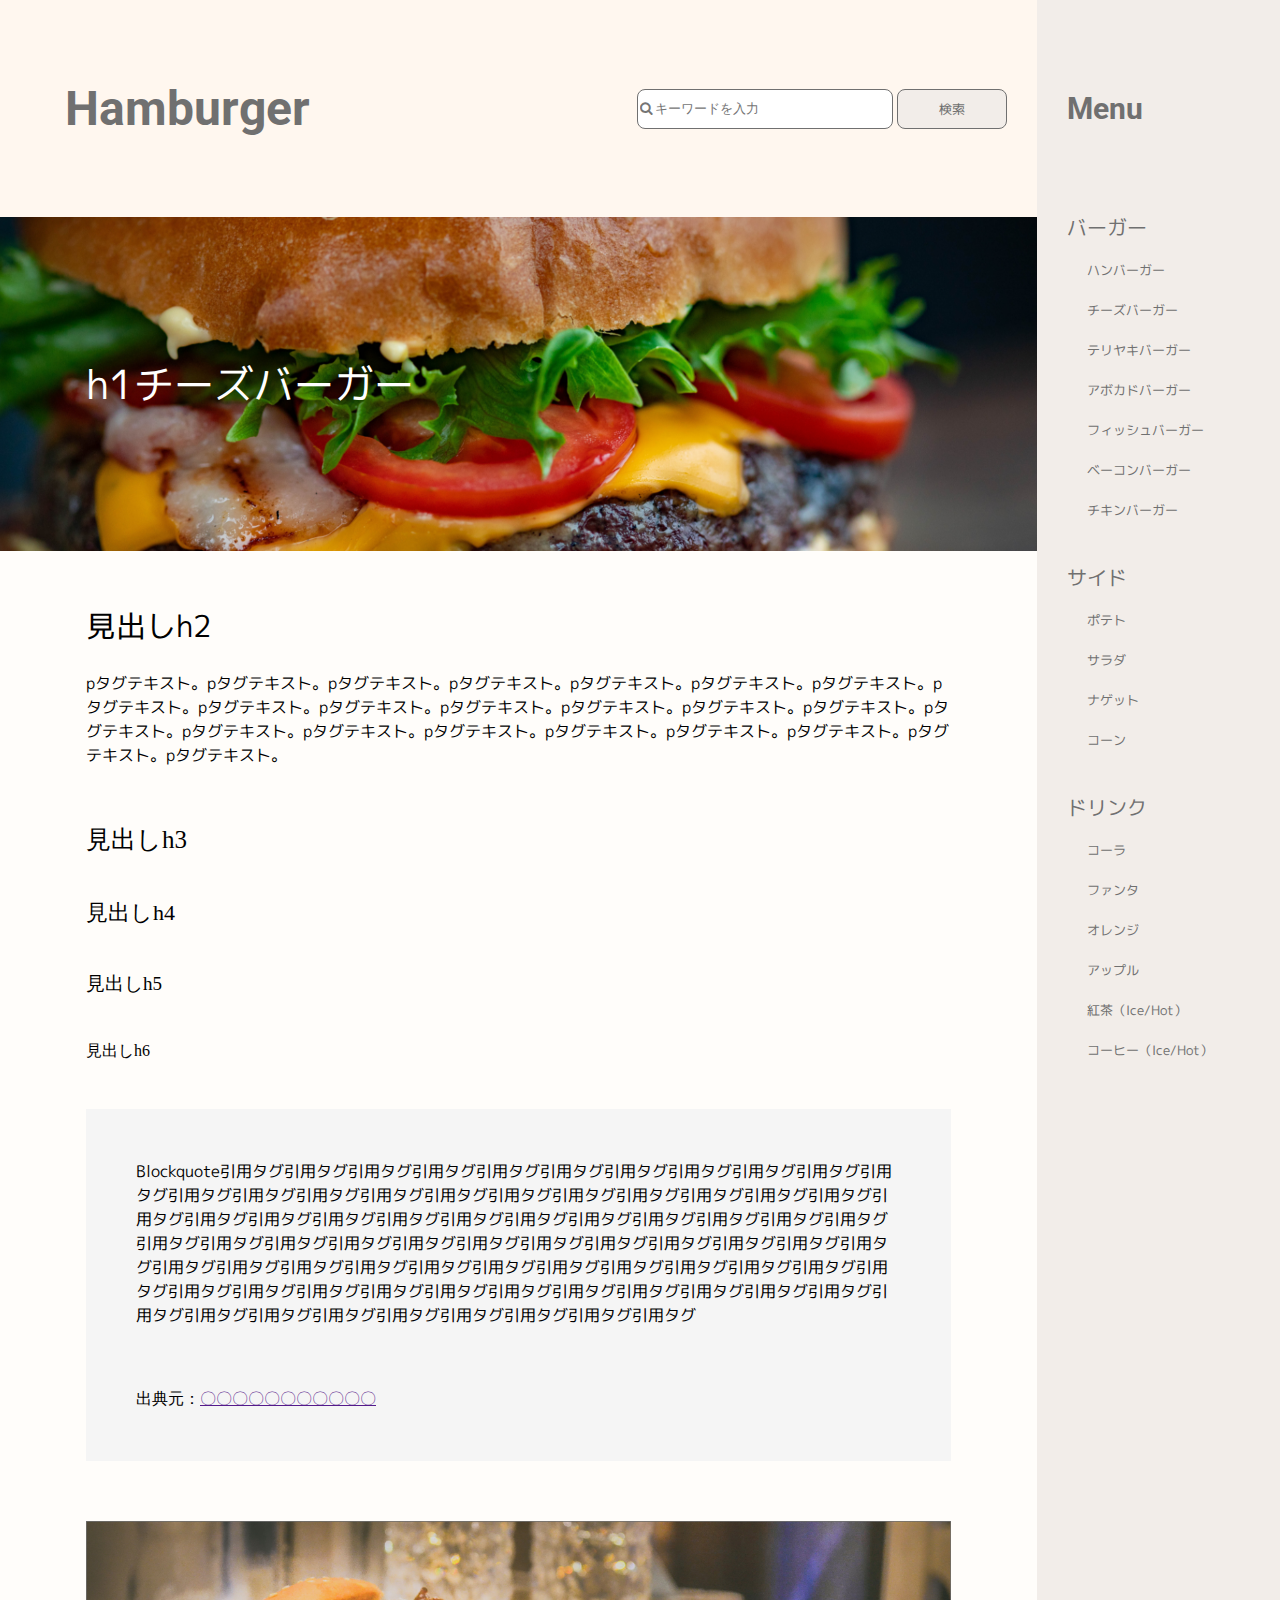
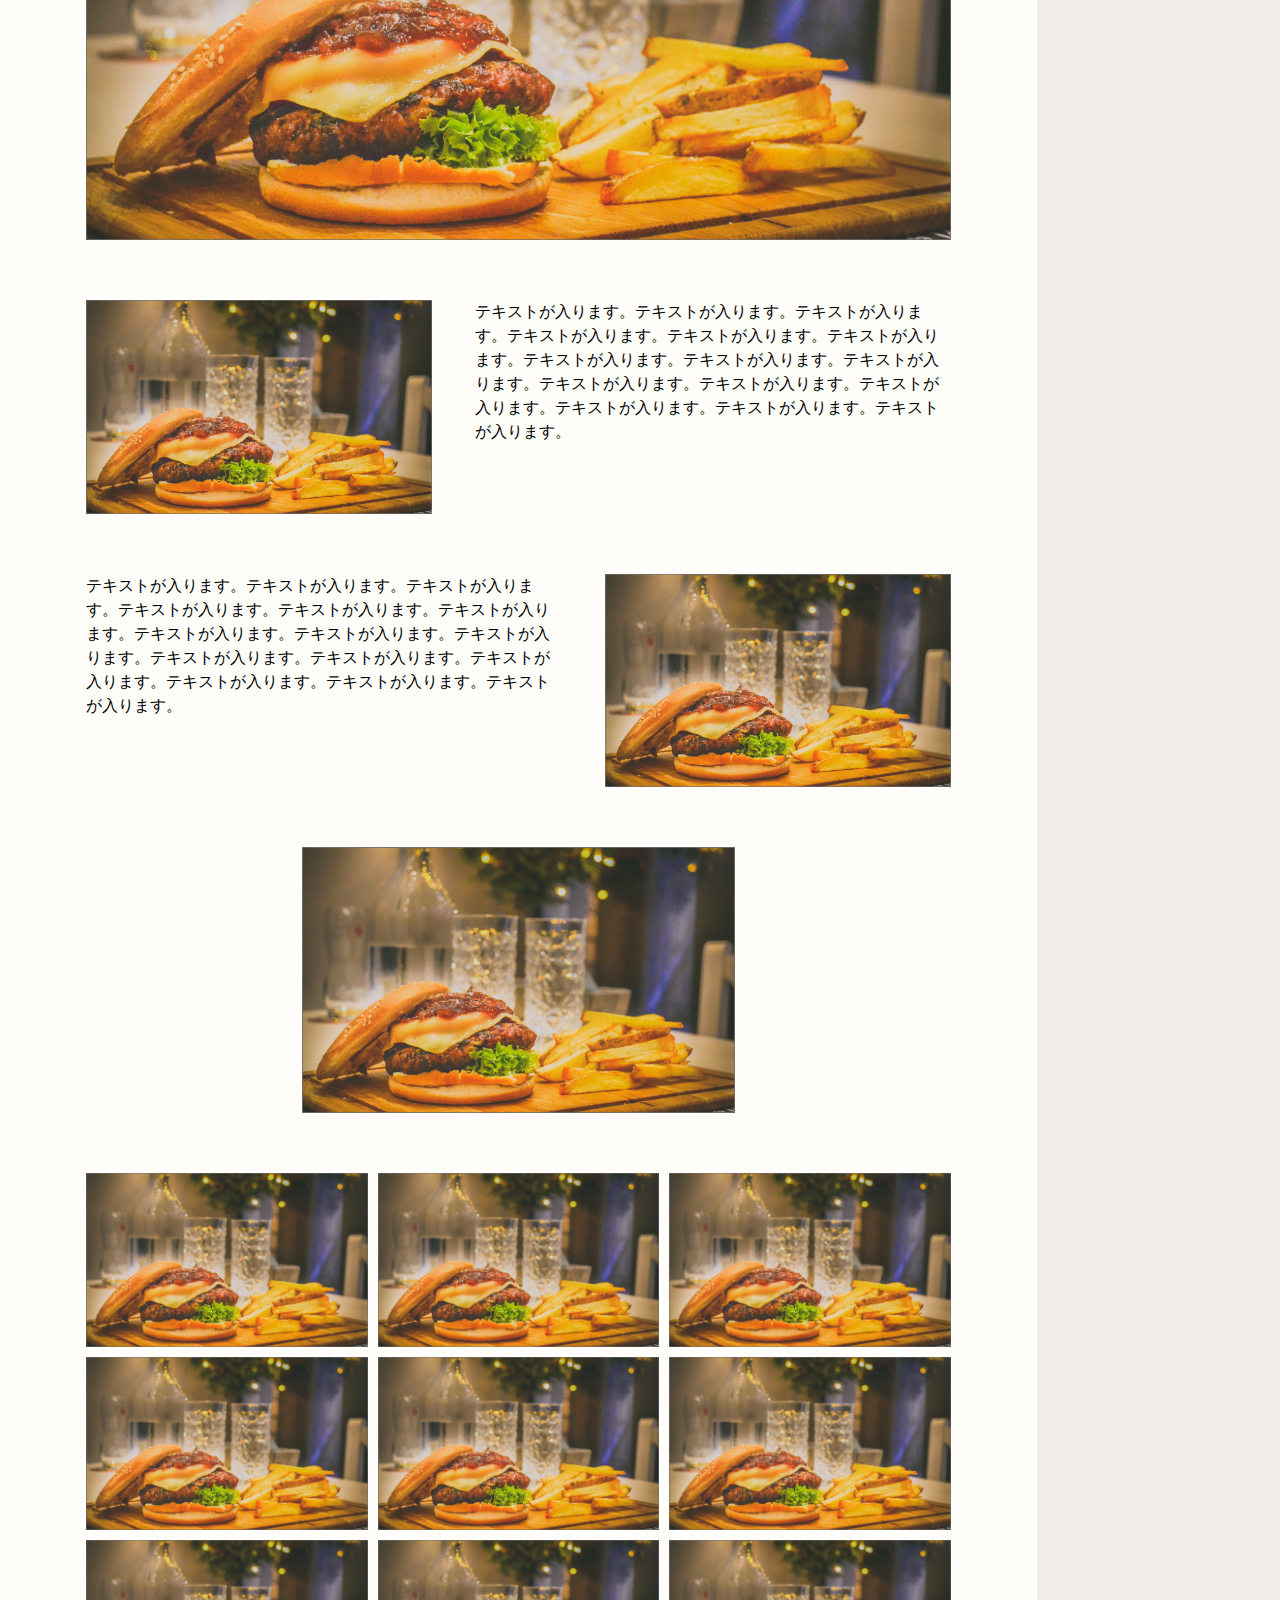
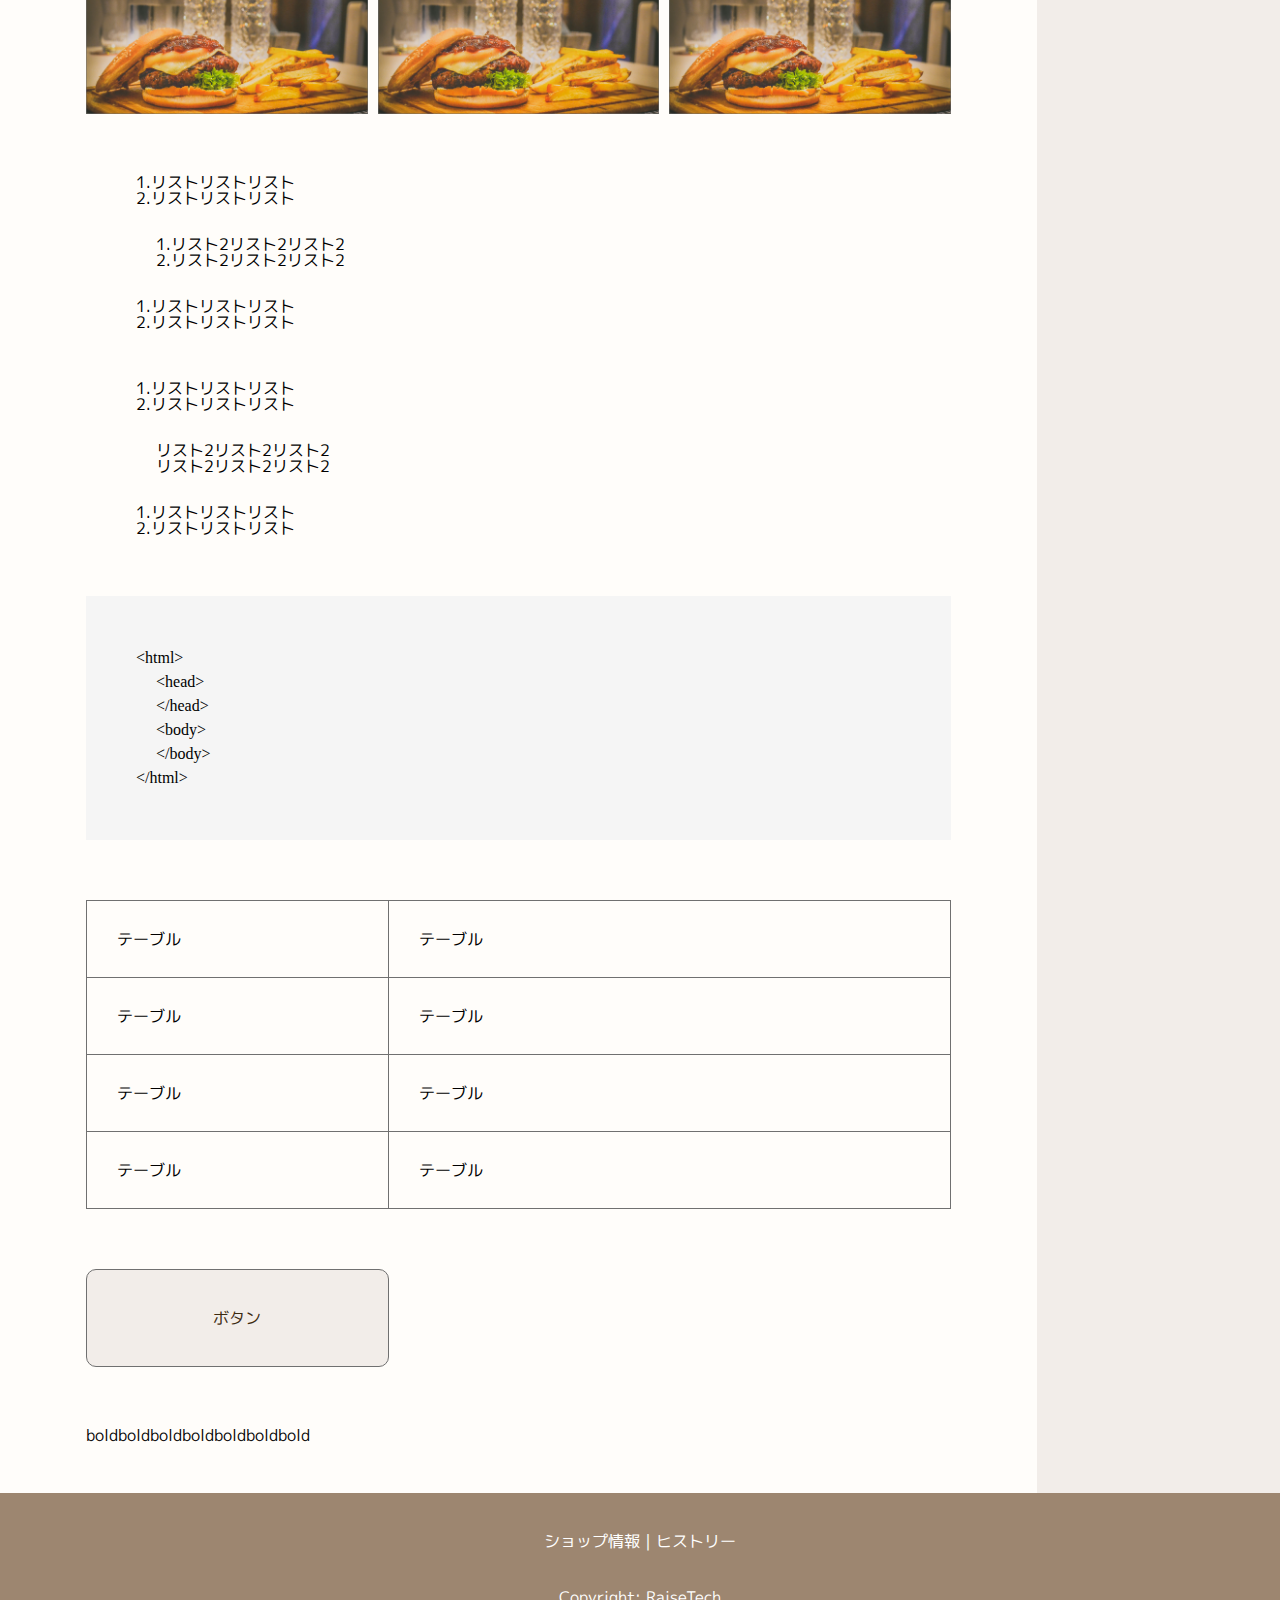
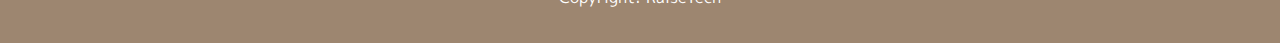
<file: RaiseTechハンバーガーサイト課題/single.html>
<!DOCTYPE html>
<html lang="ja">
<head>
    <meta charset="UTF-8">
    <meta name="viewport" content="width=device-width, initial-scale=1.0">

    <!-- <link rel="stylesheet" href="https://use.fontawesome.com/releases/v5.15.1/css/all.css" integrity="sha384-vp86vTRFVJgpjF9jiIGPEEqYqlDwgyBgEF109VFjmqGmIY/Y4HV4d3Gp2irVfcrp" crossorigin="anonymous"> -->
    <link href="https://cdnjs.cloudflare.com/ajax/libs/font-awesome/4.7.0/css/font-awesome.min.css" rel="stylesheet"/>

    <link href="https://fonts.googleapis.com/css2?family=Roboto:ital,wght@0,100;0,300;0,400;0,500;0,700;0,900;1,100;1,300;1,400;1,500;1,700;1,900&display=swap" rel="stylesheet">
    <link href="https://fonts.googleapis.com/css2?family=M+PLUS+1p:wght@100;300;400;500;700;800;900&display=swap" rel="stylesheet">
    
    <link rel="stylesheet" href="css/style.css">
    <title>Hamburger</title>
</head>


<body>
    <main class="l-main">
        <div class="l-container">
            <header class="l-header">
                <div class="p-header">
                    <a href="#" class="p-header__menu">Menu</a>
                    <div class="p-header__left">
                        <a href="front.html">
                            <div class="p-header__left__ttl" >Hamburger</div>
                        </a>
                    </div>
                    <div class="p-header__right">
                        <form class="p-searchForm">
                            <input type="text" class="p-searchForm__keyword" placeholder="&#xF002; キーワードを入力" style="font-family:Arial, FontAwesome">
                            <input class="p-searchForm__submit" type="submit" value="検索">
                        </form>
                    </div>
                </div>
            </header>

            <section class="p-mainVisual">
                <img src="images/search_burger.png" alt="">
                <h1 class="p-mainVisual__ttl">h1チーズバーガー</h1>
            </section>

            <div class="l-subContainer">
                <div class="p-search">
                    <h2>見出しh2</h3>
                    <p>
                        pタグテキスト。pタグテキスト。pタグテキスト。pタグテキスト。pタグテキスト。pタグテキスト。pタグテキスト。pタグテキスト。pタグテキスト。pタグテキスト。pタグテキスト。pタグテキスト。pタグテキスト。pタグテキスト。pタグテキスト。pタグテキスト。pタグテキスト。pタグテキスト。pタグテキスト。pタグテキスト。pタグテキスト。pタグテキスト。pタグテキスト。
                    </p>
                    <h3 class="p-search__ttl">見出しh3</h3>
                    <h4 class="p-search__ttl">見出しh4</h4>
                    <h5 class="p-search__ttl">見出しh5</h5>
                    <h6 class="p-search__ttl">見出しh6</h6>

                    <div class="p-search__box">
                        <p>
                            Blockquote引用タグ引用タグ引用タグ引用タグ引用タグ引用タグ引用タグ引用タグ引用タグ引用タグ引用タグ引用タグ引用タグ引用タグ引用タグ引用タグ引用タグ引用タグ引用タグ引用タグ引用タグ引用タグ引用タグ引用タグ引用タグ引用タグ引用タグ引用タグ引用タグ引用タグ引用タグ引用タグ引用タグ引用タグ引用タグ引用タグ引用タグ引用タグ引用タグ引用タグ引用タグ引用タグ引用タグ引用タグ引用タグ引用タグ引用タグ引用タグ引用タグ引用タグ引用タグ引用タグ引用タグ引用タグ引用タグ引用タグ引用タグ引用タグ引用タグ引用タグ引用タグ引用タグ引用タグ引用タグ引用タグ引用タグ引用タグ引用タグ引用タグ引用タグ引用タグ引用タグ引用タグ引用タグ引用タグ引用タグ引用タグ引用タグ
                        </p>
                        <span>出典元：<a href="">〇〇〇〇〇〇〇〇〇〇〇</a></span>
                    </div>
                </div>
                <img src="images/cooked-foods-750073.png" alt="" class="p-search__main">
                <div class="p-search__flexbox">
                    <div class="p-search__flexbox__flex">
                        <img src="images/cooked-foods-1.png" alt="">
                        <p>
                            テキストが入ります。テキストが入ります。テキストが入ります。テキストが入ります。テキストが入ります。テキストが入ります。テキストが入ります。テキストが入ります。テキストが入ります。テキストが入ります。テキストが入ります。テキストが入ります。テキストが入ります。テキストが入ります。テキストが入ります。
                        </p>
                    </div>
                    <div class="p-search__flexbox__flex">
                        <img src="images/cooked-foods-1.png" alt="">
                        <p>
                            テキストが入ります。テキストが入ります。テキストが入ります。テキストが入ります。テキストが入ります。テキストが入ります。テキストが入ります。テキストが入ります。テキストが入ります。テキストが入ります。テキストが入ります。テキストが入ります。テキストが入ります。テキストが入ります。テキストが入ります。
                        </p>
                    </div>
                </div>

                <div class="p-search__subimg">
                    <img src="images/cooked-foods-1.png" alt="">
                </div>

                <div class="p-search__grid">
                    <img src="images/cooked-foods-1.png" alt="">
                    <img src="images/cooked-foods-1.png" alt="">
                    <img src="images/cooked-foods-1.png" alt="">
                    <img src="images/cooked-foods-1.png" alt="">
                    <img src="images/cooked-foods-1.png" alt="">
                    <img src="images/cooked-foods-1.png" alt="">
                    <img src="images/cooked-foods-1.png" alt="">
                    <img src="images/cooked-foods-1.png" alt="">
                    <img src="images/cooked-foods-1.png" alt="">
                </div>

                <div class="p-search__listbox">
                    <div class="p-search__listbox__inner"> 
                        <ul>
                            <li>1.リストリストリスト</li>
                            <li>2.リストリストリスト</li>
                        </ul>
                        <ul class="p-search__listbox__inner__ul">
                            <li>1.リスト2リスト2リスト2</li>
                            <li>2.リスト2リスト2リスト2</li>
                        </ul>
                        <ul>
                            <li>1.リストリストリスト</li>
                            <li>2.リストリストリスト</li>
                        </ul>
                    </div>
                    <div class="p-search__listbox__inner"> 
                        <ul>
                            <li>1.リストリストリスト</li>
                            <li>2.リストリストリスト</li>
                        </ul>
                        <ul class="p-search__listbox__inner__ul">
                            <li>リスト2リスト2リスト2</li>
                            <li>リスト2リスト2リスト2</li>
                        </ul>
                        <ul>
                            <li>1.リストリストリスト</li>
                            <li>2.リストリストリスト</li>
                        </ul>
                    </div>
                </div>

                <div class="p-search__box">
                    &lt;html&gt;<br>
                    <div class="p-search__box__tag">
                        &lt;head&gt;<br>
                        &lt;/head&gt;<br>
                        &lt;body&gt;<br>
                        &lt;/body&gt;<br>
                    </div>
                    &lt;/html&gt;<br>
                </div>

                <div class="p-search__table">
                    <table>
                        <tr>
                            <td class="c-td1">テーブル</td>
                            <td class="c-td2">テーブル</td>
                        </tr>
                        <tr>
                            <td class="c-td1">テーブル</td>
                            <td class="c-td2">テーブル</td>
                        </tr>
                        <tr>
                            <td class="c-td1">テーブル</td>
                            <td class="c-td2">テーブル</td>
                        </tr>
                        <tr>
                            <td class="c-td1">テーブル</td>
                            <td class="c-td2">テーブル</td>
                        </tr>
                    </table>
                </div>

                <div class="p-search__btn">
                    <a href="" class="c-btn1">ボタン</a>
                </div>

                <div class="p-search__bold">
                    <p>boldboldboldboldboldboldbold</p>
                </div>
            </div>
        </div>
       
<!-- -------------------------------------------------------------------------- -->

        <div class="l-sidebar">
            <div class="p-sidebar">
                <a href="" class="p-sidebar__btn">×</a>
                <div class="p-sidebar__ttl">
                    Menu
                </div>
                <nav>
                    <ul>
                        <li class="p-sidebar__item">
                            バーガー
                            <ul class="p-sidebar__item__menu">
                                <li><a href="">ハンバーガー</a></li>
                                <li><a href="archive.html">チーズバーガー</a></li>
                                <li><a href="">テリヤキバーガー</a></li>
                                <li><a href="">アボカドバーガー</a></li>
                                <li><a href="">フィッシュバーガー</a></li>
                                <li><a href="">ベーコンバーガー</a></li>
                                <li><a href="">チキンバーガー</a></li>
                            </ul>
                        </li>

                        <li class="p-sidebar__item">
                            サイド
                            <ul class="p-sidebar__item__menu">
                                <li><a href="">ポテト</a></li>
                                <li><a href="">サラダ</a></li>
                                <li><a href="">ナゲット</a></li>
                                <li><a href="">コーン</a></li>
                            </ul>
                        </li>

                        <li class="p-sidebar__item">
                            ドリンク
                            <ul class="p-sidebar__item__menu">
                                <li><a href="">コーラ</a></li>
                                <li><a href="">ファンタ</a></li>
                                <li><a href="">オレンジ</a></li>
                                <li><a href="">アップル</a></li>
                                <li><a href="">紅茶（Ice/Hot）</a></li>
                                <li><a href="">コーヒー（Ice/Hot）</a></li>
                            </ul>
                        </li>
                    </ul>
                </nav>
            </div>
        </div>
    </main>


    

    <footer class="l-footer">
        <div class="p-footer">
            <p>ショップ情報｜ヒストリー</p>
            <small>Copyright: RaiseTech</small>
        </div>
    </footer>
</body>
</html>
</file>
<file: RaiseTechハンバーガーサイト課題/css/style.css>
html {
  font-size: 100%;
}

body {
  width: 100%;
}

a {
  text-decoration: none;
}

/*
html5doctor.com Reset Stylesheet
v1.6.1
Last Updated: 2010-09-17
Author: Richard Clark - http://richclarkdesign.com
Twitter: @rich_clark
*/
html, body, div, span, object, iframe,
h1, h2, h3, h4, h5, h6, p, blockquote, pre,
abbr, address, cite, code,
del, dfn, em, img, ins, kbd, q, samp,
small, strong, sub, sup, var,
b, i,
dl, dt, dd, ol, ul, li,
fieldset, form, label, legend,
table, caption, tbody, tfoot, thead, tr, th, td,
article, aside, canvas, details, figcaption, figure,
footer, header, hgroup, menu, nav, section, summary,
time, mark, audio, video {
  margin: 0;
  padding: 0;
  border: 0;
  outline: 0;
  font-size: 100%;
  vertical-align: baseline;
  background: transparent;
}

body {
  line-height: 1;
}

article, aside, details, figcaption, figure,
footer, header, hgroup, menu, nav, section {
  display: block;
}

nav ul {
  list-style: none;
}

blockquote, q {
  quotes: none;
}

blockquote:before, blockquote:after,
q:before, q:after {
  content: '';
  content: none;
}

a {
  margin: 0;
  padding: 0;
  font-size: 100%;
  vertical-align: baseline;
  background: transparent;
}

/* change colours to suit your needs */
ins {
  background-color: #ff9;
  color: #000;
  text-decoration: none;
}

/* change colours to suit your needs */
mark {
  background-color: #ff9;
  color: #000;
  font-style: italic;
  font-weight: bold;
}

del {
  text-decoration: line-through;
}

abbr[title], dfn[title] {
  border-bottom: 1px dotted;
  cursor: help;
}

table {
  border-collapse: collapse;
  border-spacing: 0;
}

/* change border colour to suit your needs */
hr {
  display: block;
  height: 1px;
  border: 0;
  border-top: 1px solid #cccccc;
  margin: 1em 0;
  padding: 0;
}

input, select {
  vertical-align: middle;
}

.l-container {
  width: 81%;
  background-color: #FFFDFA;
}

@media (max-width: 960px) {
  .l-container {
    width: 100%;
  }
  .l-container.bg-fixed {
    position: fixed;
  }
}

.l-footer {
  height: 150px;
  width: 100%;
  background-color: #9D8670;
  color: #fff;
  text-align: center;
}

.l-header {
  width: 100%;
  background-color: #FFF7EF;
}

.l-main {
  display: -webkit-box;
  display: -webkit-flex;
  display: -ms-flexbox;
  display: flex;
  -webkit-box-pack: justify;
  -webkit-justify-content: space-between;
      -ms-flex-pack: justify;
          justify-content: space-between;
}

.l-sidebar {
  width: 19%;
  background-color: #F2EDE9;
  padding-left: 30px;
  -webkit-box-sizing: border-box;
          box-sizing: border-box;
  position: relative;
}

@media (max-width: 960px) {
  .l-sidebar {
    position: absolute;
    display: none;
    z-index: 5;
    left: 55%;
    width: 45vw;
  }
  .l-sidebar.menu-open {
    display: block;
  }
}

@media (max-width: 560px) {
  .l-sidebar {
    left: 10%;
    width: 90vw;
  }
}

.l-subContainer {
  margin: 60px 86px 50px;
  background-color: #FFFDFA;
}

@media (max-width: 960px) {
  .l-subContainer {
    margin: 40px 40px 60px;
  }
}

@media (max-width: 560px) {
  .l-subContainer {
    margin: 40px 20px 60px;
  }
}

.c-btn {
  display: inline-block;
  width: 70%;
  padding: 20px 0;
  background-color: #fff;
  color: #3C2B1C;
  border-radius: 30px;
  font-size: 14px;
}

.c-btn1 {
  display: inline-block;
  text-align: center;
  padding: 40px 0;
  border-radius: 10px;
  width: 35%;
  -webkit-box-sizing: border-box;
          box-sizing: border-box;
  background-color: #F2EDE9;
  color: #3C2A10;
  border: 1px solid #707070;
}

@media (max-width: 960px) {
  .c-btn1 {
    width: 50%;
  }
}

@media (max-width: 560px) {
  .c-btn1 {
    width: 100%;
  }
}

.c-td1 {
  width: 35%;
}

@media (max-width: 560px) {
  .c-td1 {
    width: 40%;
  }
}

.c-td2 {
  width: 65%;
}

@media (max-width: 560px) {
  .c-td2 {
    width: 60%;
  }
}

.p-header {
  height: 217px;
  display: -webkit-box;
  display: -webkit-flex;
  display: -ms-flexbox;
  display: flex;
  -webkit-box-pack: justify;
  -webkit-justify-content: space-between;
      -ms-flex-pack: justify;
          justify-content: space-between;
  -webkit-box-align: center;
  -webkit-align-items: center;
      -ms-flex-align: center;
          align-items: center;
}

@media (max-width: 960px) {
  .p-header {
    display: inline-block;
    width: 100%;
    text-align: center;
    position: relative;
  }
}

.p-header__menu {
  display: none;
}

@media (max-width: 960px) {
  .p-header__menu {
    display: inline;
    position: absolute;
    top: 30px;
    right: 30px;
    font-size: 34px;
    font-family: 'Roboto', sans-serif;
    font-weight: bold;
    color: #707070;
  }
}

@media (max-width: 560px) {
  .p-header__menu {
    top: 20px;
    right: 20px;
    font-size: 25px;
  }
}

.p-header__left {
  margin-left: 65px;
}

@media (max-width: 960px) {
  .p-header__left {
    margin: 45px 0;
  }
}

.p-header__left__ttl {
  display: inline-block;
  font-size: 3rem;
  font-family: 'Roboto', sans-serif;
  font-weight: bold;
  color: #707070;
}

@media (max-width: 960px) {
  .p-header__left__ttl {
    font-size: 3rem;
  }
}

@media (max-width: 560px) {
  .p-header__left__ttl {
    font-size: 3rem;
  }
}

.p-header__right {
  margin-right: 30px;
}

@media (max-width: 960px) {
  .p-header__right {
    margin: 0;
  }
}

.p-header__right .p-searchForm__keyword {
  width: 250px;
  height: 36px;
  border: 1px solid #707070;
  border-radius: .5rem;
}

@media (max-width: 960px) {
  .p-header__right .p-searchForm__keyword {
    width: 50%;
  }
}

.p-header__right .p-searchForm__submit {
  width: 110px;
  line-height: 36px;
  font-weight: normal;
  color: #707070;
  background-color: #F2EDE9;
  border: 1px solid #707070;
  border-radius: .5rem;
  font-family: 'M PLUS 1p', sans-serif;
}

.p-header__right .p-searchForm__submit:hover {
  cursor: pointer;
}

.p-mainVisual {
  position: relative;
}

.p-mainVisual img {
  width: 100%;
  -o-object-fit: cover;
     object-fit: cover;
  min-height: 285px;
  vertical-align: bottom;
}

@media (max-width: 960px) {
  .p-mainVisual img {
    min-height: 285px;
  }
}

.p-mainVisual__ttl {
  position: absolute;
  top: 50%;
  left: 86px;
  -webkit-transform: translateY(-50%);
          transform: translateY(-50%);
  font-size: 40px;
  color: #fff;
  font-family: 'M PLUS 1p', sans-serif;
  font-weight: normal;
}

@media (max-width: 560px) {
  .p-mainVisual__ttl {
    font-size: 35px;
    left: 30px;
  }
}

.p-mainContents {
  width: 81%;
  display: -ms-grid;
  display: grid;
  -ms-grid-columns: 1fr 1fr;
      grid-template-columns: 1fr 1fr;
  gap: 80px;
  margin: 100px auto;
}

@media (max-width: 960px) {
  .p-mainContents {
    width: 80%;
    gap: 40px;
    margin: 40px auto;
  }
}

@media (max-width: 760px) {
  .p-mainContents {
    -ms-grid-columns: 1fr;
        grid-template-columns: 1fr;
  }
}

.p-mainContents__box {
  position: relative;
}

.p-mainContents__box img {
  width: 100%;
}

@media (max-width: 960px) {
  .p-mainContents__box img {
    width: 100%;
  }
}

.p-mainContents__box__inner {
  height: 100%;
  position: absolute;
  top: 0;
  display: -webkit-box;
  display: -webkit-flex;
  display: -ms-flexbox;
  display: flex;
  -webkit-box-orient: vertical;
  -webkit-box-direction: normal;
  -webkit-flex-direction: column;
      -ms-flex-direction: column;
          flex-direction: column;
  -webkit-box-pack: justify;
  -webkit-justify-content: space-between;
      -ms-flex-pack: justify;
          justify-content: space-between;
  padding: 40px 20px;
  -webkit-box-sizing: border-box;
          box-sizing: border-box;
  width: 100%;
}

@media (max-width: 960px) {
  .p-mainContents__box__inner {
    width: 100%;
  }
}

.p-mainContents__box__inner__top {
  color: #fff;
  font-size: 4vw;
  font-family: 'Roboto', sans-serif;
}

.p-mainContents__box__inner__top a {
  color: #fff;
}

@media (max-width: 960px) {
  .p-mainContents__box__inner__top {
    font-size: 5vw;
  }
}

@media (max-width: 760px) {
  .p-mainContents__box__inner__top {
    font-size: 10vw;
  }
}

@media (max-width: 560px) {
  .p-mainContents__box__inner__top {
    font-size: 10vw;
  }
}

.p-mainContents__box__inner__bottom {
  line-height: 1.5;
}

.p-mainContents__box__inner__bottom__txt {
  -webkit-box-sizing: border-box;
          box-sizing: border-box;
  padding: 20px 20px 30px;
  background-color: rgba(255, 255, 255, 0.8);
  font-family: 'M PLUS 1p', sans-serif;
}

.p-mainContents__box__inner__bottom__txt:nth-child(1) {
  margin-bottom: 20px;
}

.p-mainContents__box__inner__bottom__txt h4 {
  font-weight: normal;
  margin-bottom: 15px;
  font-size: 1.5vw;
}

@media (max-width: 960px) {
  .p-mainContents__box__inner__bottom__txt h4 {
    font-size: 2.5vw;
  }
}

@media (max-width: 760px) {
  .p-mainContents__box__inner__bottom__txt h4 {
    font-size: 4vw;
  }
}

@media (max-width: 560px) {
  .p-mainContents__box__inner__bottom__txt h4 {
    font-size: 5vw;
  }
}

.p-mainContents__box__inner__bottom__txt p {
  font-size: 1vw;
}

@media (max-width: 960px) {
  .p-mainContents__box__inner__bottom__txt p {
    font-size: 1.5vw;
  }
}

@media (max-width: 760px) {
  .p-mainContents__box__inner__bottom__txt p {
    font-size: 2.5vw;
  }
}

@media (max-width: 560px) {
  .p-mainContents__box__inner__bottom__txt p {
    font-size: 3vw;
  }
}

.p-footer {
  font-family: 'M PLUS 1p', sans-serif;
}

.p-footer p {
  padding: 40px 0;
}

.p-footer p a {
  color: #fff;
}

.p-location {
  position: relative;
}

.p-location img {
  width: 100%;
  height: 649px;
  -o-object-fit: cover;
     object-fit: cover;
  vertical-align: bottom;
  background-color: rgba(0, 0, 0, 0.8);
}

@media (max-width: 560px) {
  .p-location img {
    height: 691px;
  }
}

.p-location__inner {
  color: #fff;
  width: 70%;
  height: 649px;
  position: absolute;
  top: 0;
  left: 0;
  padding: 100px;
  -webkit-box-sizing: border-box;
          box-sizing: border-box;
  background-color: rgba(0, 0, 0, 0.4);
  font-family: 'M PLUS 1p', sans-serif;
}

@media (max-width: 960px) {
  .p-location__inner {
    width: 100%;
  }
}

@media (max-width: 560px) {
  .p-location__inner {
    padding: 50px;
    height: 450px;
  }
}

.p-location__inner h4 {
  font-size: 2rem;
  font-weight: normal;
}

.p-location__inner span {
  font-size: 6rem;
  font-weight: 100;
}

.p-location__inner p {
  line-height: 2;
  font-size: 1vw;
}

@media (max-width: 960px) {
  .p-location__inner p {
    font-size: 1.5vw;
  }
}

@media (max-width: 760px) {
  .p-location__inner p {
    font-size: 2vw;
  }
}

@media (max-width: 560px) {
  .p-location__inner p {
    font-size: 2.5vw;
  }
}

.p-sidebar__btn {
  position: absolute;
  top: 25px;
  right: 55px;
  font-size: 50px;
  font-weight: 500;
  color: #707070;
  display: none;
}

@media (max-width: 960px) {
  .p-sidebar__btn {
    display: block;
  }
}

@media (max-width: 560px) {
  .p-sidebar__btn {
    top: 10px;
    right: 45px;
  }
}

.p-sidebar__ttl {
  font-size: 30px;
  margin: 93.5px 0;
  font-family: 'Roboto', sans-serif;
  color: #707070;
  font-weight: bold;
}

@media (max-width: 960px) {
  .p-sidebar__ttl {
    visibility: hidden;
  }
}

.p-sidebar__item {
  margin-bottom: 50px;
  font-family: 'M PLUS 1p', sans-serif;
  font-size: 20px;
  color: #707070;
}

.p-sidebar__item a {
  color: #707070;
}

.p-sidebar__item__menu li {
  margin: 20px 0 0 20px;
}

.p-sidebar__item__menu li a {
  font-size: 13px;
  color: #707070;
}

.p-subVisual {
  position: relative;
}

.p-subVisual img {
  width: 100%;
  -o-object-fit: cover;
     object-fit: cover;
  min-height: 239px;
  vertical-align: bottom;
  background-color: black;
}

@media (max-width: 960px) {
  .p-subVisual img {
    min-height: 283px;
  }
}

.p-subVisual__ttl {
  position: absolute;
  top: 50%;
  -webkit-transform: translateY(-50%);
          transform: translateY(-50%);
  left: 86px;
  color: #fff;
  font-family: 'Roboto', sans-serif;
}

.p-subVisual__ttl strong {
  font-size: 50px;
  margin-right: 15px;
}

@media (max-width: 560px) {
  .p-subVisual__ttl strong {
    display: block;
    margin-bottom: 15px;
  }
}

.p-arcContents h3 {
  margin-bottom: 30px;
  font-size: 30px;
  font-weight: normal;
  font-family: 'M PLUS 1p', sans-serif;
}

.p-arcContents p {
  font-family: 'M PLUS 1p', sans-serif;
  line-height: 1.5;
  margin-bottom: 60px;
}

.p-arcContents__inner__box {
  display: -webkit-box;
  display: -webkit-flex;
  display: -ms-flexbox;
  display: flex;
  width: 100%;
  margin-bottom: 30px;
  text-align: center;
}

@media (max-width: 760px) {
  .p-arcContents__inner__box {
    display: block;
  }
}

.p-arcContents__inner__box img {
  width: 50%;
  -o-object-fit: cover;
     object-fit: cover;
}

@media (max-width: 760px) {
  .p-arcContents__inner__box img {
    width: 100%;
    vertical-align: bottom;
  }
}

.p-arcContents__inner__box__right {
  width: 50%;
  padding: 30px;
  -webkit-box-sizing: border-box;
          box-sizing: border-box;
  background-color: #3C2B1C;
  color: #fff;
}

@media (max-width: 760px) {
  .p-arcContents__inner__box__right {
    width: 100%;
  }
}

.p-arcContents__inner__box__right__txt {
  margin-bottom: 60px;
  text-align: left;
}

.p-arcContents__inner__box__right__txt h3 {
  font-size: 1.8vw;
}

@media (max-width: 960px) {
  .p-arcContents__inner__box__right__txt h3 {
    font-size: 2.5vw;
  }
}

@media (max-width: 760px) {
  .p-arcContents__inner__box__right__txt h3 {
    font-size: 4vw;
  }
}

.p-arcContents__inner__box__right__txt h4 {
  margin-bottom: 15px;
  font-weight: normal;
  font-size: 1.3vw;
}

@media (max-width: 960px) {
  .p-arcContents__inner__box__right__txt h4 {
    font-size: 2vw;
  }
}

@media (max-width: 760px) {
  .p-arcContents__inner__box__right__txt h4 {
    font-size: 3vw;
  }
}

.p-arcContents__inner__box__right__txt p {
  font-size: 1vw;
  margin: 0;
}

@media (max-width: 960px) {
  .p-arcContents__inner__box__right__txt p {
    font-size: 1.5vw;
  }
}

@media (max-width: 760px) {
  .p-arcContents__inner__box__right__txt p {
    font-size: 2vw;
  }
}

.p-search h2 {
  margin-bottom: 30px;
  font-size: 30px;
  font-weight: normal;
  font-family: 'M PLUS 1p', sans-serif;
}

.p-search p {
  font-family: 'M PLUS 1p', sans-serif;
  line-height: 1.5;
  margin-bottom: 60px;
}

.p-search__ttl {
  margin-bottom: 50px;
}

.p-search h3 {
  font-size: 25px;
  font-weight: normal;
}

.p-search h4 {
  font-size: 22px;
  font-weight: normal;
}

.p-search h5 {
  font-size: 19px;
  font-weight: normal;
}

.p-search h6 {
  font-size: 16px;
  font-weight: normal;
}

.p-search__box {
  padding: 50px;
  -webkit-box-sizing: border-box;
          box-sizing: border-box;
  background-color: #F5F5F5;
  margin-bottom: 60px;
  line-height: 1.5;
}

.p-search__box__tag {
  margin-left: 20px;
}

.p-search__box a {
  text-decoration: underline;
}

.p-search__main {
  max-height: 100%;
  max-width: 100%;
  -o-object-fit: cover;
     object-fit: cover;
  vertical-align: middle;
}

.p-search__flexbox {
  margin-top: 60px;
}

.p-search__flexbox__flex {
  display: -webkit-box;
  display: -webkit-flex;
  display: -ms-flexbox;
  display: flex;
  -webkit-box-pack: justify;
  -webkit-justify-content: space-between;
      -ms-flex-pack: justify;
          justify-content: space-between;
  margin-bottom: 60px;
}

@media (max-width: 960px) {
  .p-search__flexbox__flex:nth-child(1) {
    margin-bottom: 120px;
  }
}

.p-search__flexbox__flex:nth-child(2) {
  -webkit-box-orient: horizontal;
  -webkit-box-direction: reverse;
  -webkit-flex-direction: row-reverse;
      -ms-flex-direction: row-reverse;
          flex-direction: row-reverse;
}

.p-search__flexbox__flex img {
  max-width: 40%;
  -o-object-fit: cover;
     object-fit: cover;
  max-height: 100%;
}

@media (max-width: 960px) {
  .p-search__flexbox__flex img {
    max-height: 189px;
  }
}

@media (max-width: 760px) {
  .p-search__flexbox__flex img {
    max-height: 150px;
  }
}

@media (max-width: 560px) {
  .p-search__flexbox__flex img {
    max-height: 124px;
  }
}

.p-search__flexbox__flex p {
  width: 55%;
  line-height: 1.5;
}

.p-search__subimg {
  width: 100%;
  display: -webkit-box;
  display: -webkit-flex;
  display: -ms-flexbox;
  display: flex;
  -webkit-box-pack: center;
  -webkit-justify-content: center;
      -ms-flex-pack: center;
          justify-content: center;
  margin-bottom: 60px;
}

.p-search__subimg img {
  width: 50%;
}

@media (max-width: 960px) {
  .p-search__subimg img {
    width: 60%;
  }
}

@media (max-width: 560px) {
  .p-search__subimg img {
    width: 70%;
  }
}

.p-search__grid {
  width: 100%;
  display: -ms-grid;
  display: grid;
  -ms-grid-columns: 1fr 1fr 1fr;
      grid-template-columns: 1fr 1fr 1fr;
  gap: 10px;
  margin: 0 auto 60px;
}

@media (max-width: 960px) {
  .p-search__grid {
    -ms-grid-columns: 1fr 1fr;
        grid-template-columns: 1fr 1fr;
  }
}

@media (max-width: 560px) {
  .p-search__grid {
    -ms-grid-columns: 1fr;
        grid-template-columns: 1fr;
  }
}

.p-search__grid img {
  width: 100%;
}

.p-search__listbox {
  padding: 0 50px;
  -webkit-box-sizing: border-box;
          box-sizing: border-box;
  margin-bottom: 60px;
}

.p-search__listbox__inner {
  font-family: 'M PLUS 1p', sans-serif;
}

.p-search__listbox__inner ul {
  margin-bottom: 30px;
}

.p-search__listbox__inner__ul {
  margin-left: 20px;
}

.p-search__listbox__inner:nth-child(1) {
  margin-bottom: 50px;
}

.p-search__listbox li {
  list-style: none;
}

.p-search__table {
  margin-bottom: 60px;
}

.p-search__table table {
  width: 100%;
  font-family: 'M PLUS 1p', sans-serif;
}

.p-search__table table td {
  padding: 30px;
  border: 1px solid #707070;
}

.p-search__btn {
  margin-bottom: 60px;
  font-family: 'M PLUS 1p', sans-serif;
}

.p-search__bold {
  font-family: 'M PLUS 1p', sans-serif;
}

.p-page {
  display: -webkit-box;
  display: -webkit-flex;
  display: -ms-flexbox;
  display: flex;
  -webkit-box-pack: center;
  -webkit-justify-content: center;
      -ms-flex-pack: center;
          justify-content: center;
  margin-top: 100px;
  -webkit-box-align: center;
  -webkit-align-items: center;
      -ms-flex-align: center;
          align-items: center;
  font-family: 'M PLUS 1p', sans-serif;
  color: #707070;
}

@media (max-width: 560px) {
  .p-page {
    -webkit-box-pack: justify;
    -webkit-justify-content: space-between;
        -ms-flex-pack: justify;
            justify-content: space-between;
  }
}

.p-page span {
  display: none;
  color: #707070;
}

@media (max-width: 560px) {
  .p-page span {
    display: inline-block;
  }
}

.p-page p {
  margin-right: 10px;
  font-size: 12px;
  font-weight: bold;
}

@media (max-width: 560px) {
  .p-page p {
    display: none;
  }
}

.p-page__next {
  margin: 0 5px;
  color: #707070;
}

.p-page ul {
  display: -webkit-box;
  display: -webkit-flex;
  display: -ms-flexbox;
  display: flex;
}

@media (max-width: 560px) {
  .p-page ul {
    display: none;
  }
}

.p-page ul li {
  list-style: none;
  width: 25px;
  height: 25px;
  margin: 3px;
  border: 1px solid #707070;
  position: relative;
}

.p-page ul li a {
  font-size: 12px;
  display: block;
  width: 100%;
  height: 100%;
  text-align: center;
  -webkit-box-align: center;
  -webkit-align-items: center;
      -ms-flex-align: center;
          align-items: center;
  line-height: 25px;
  color: #707070;
}
</file>
